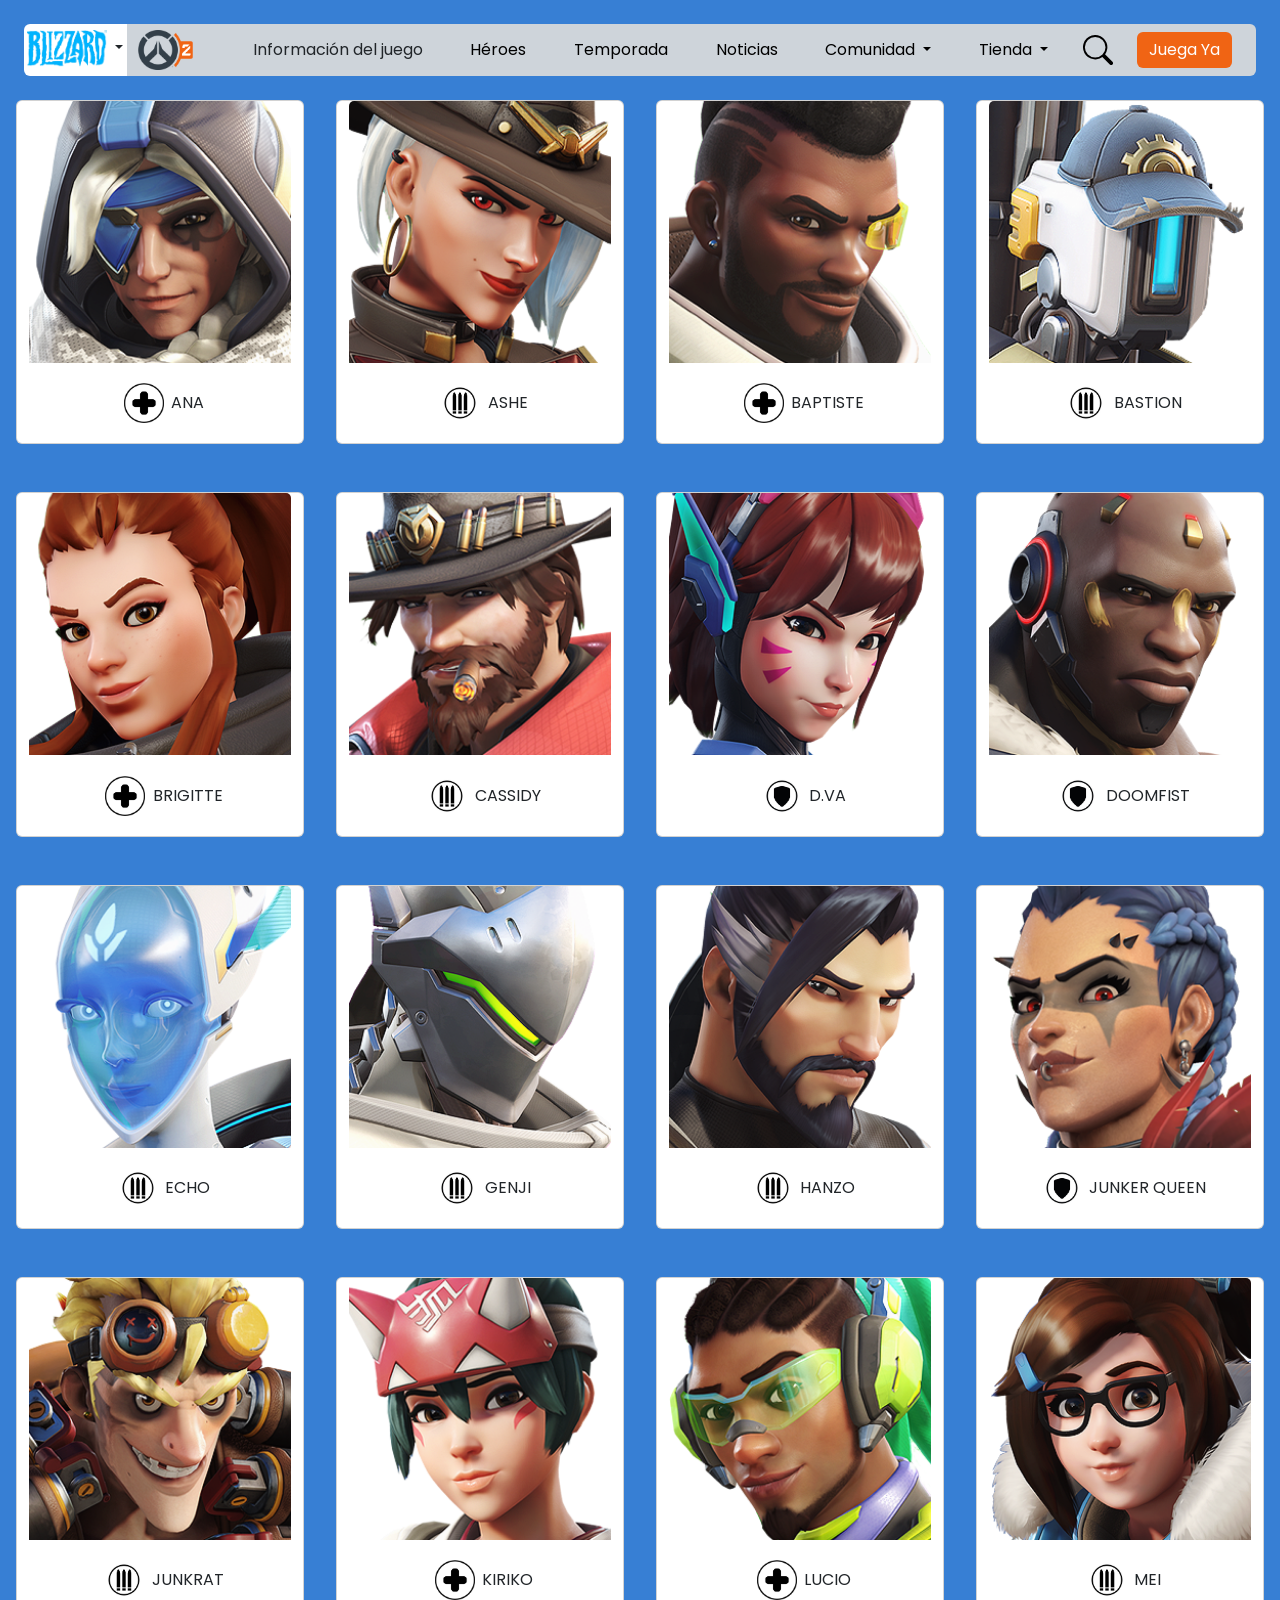
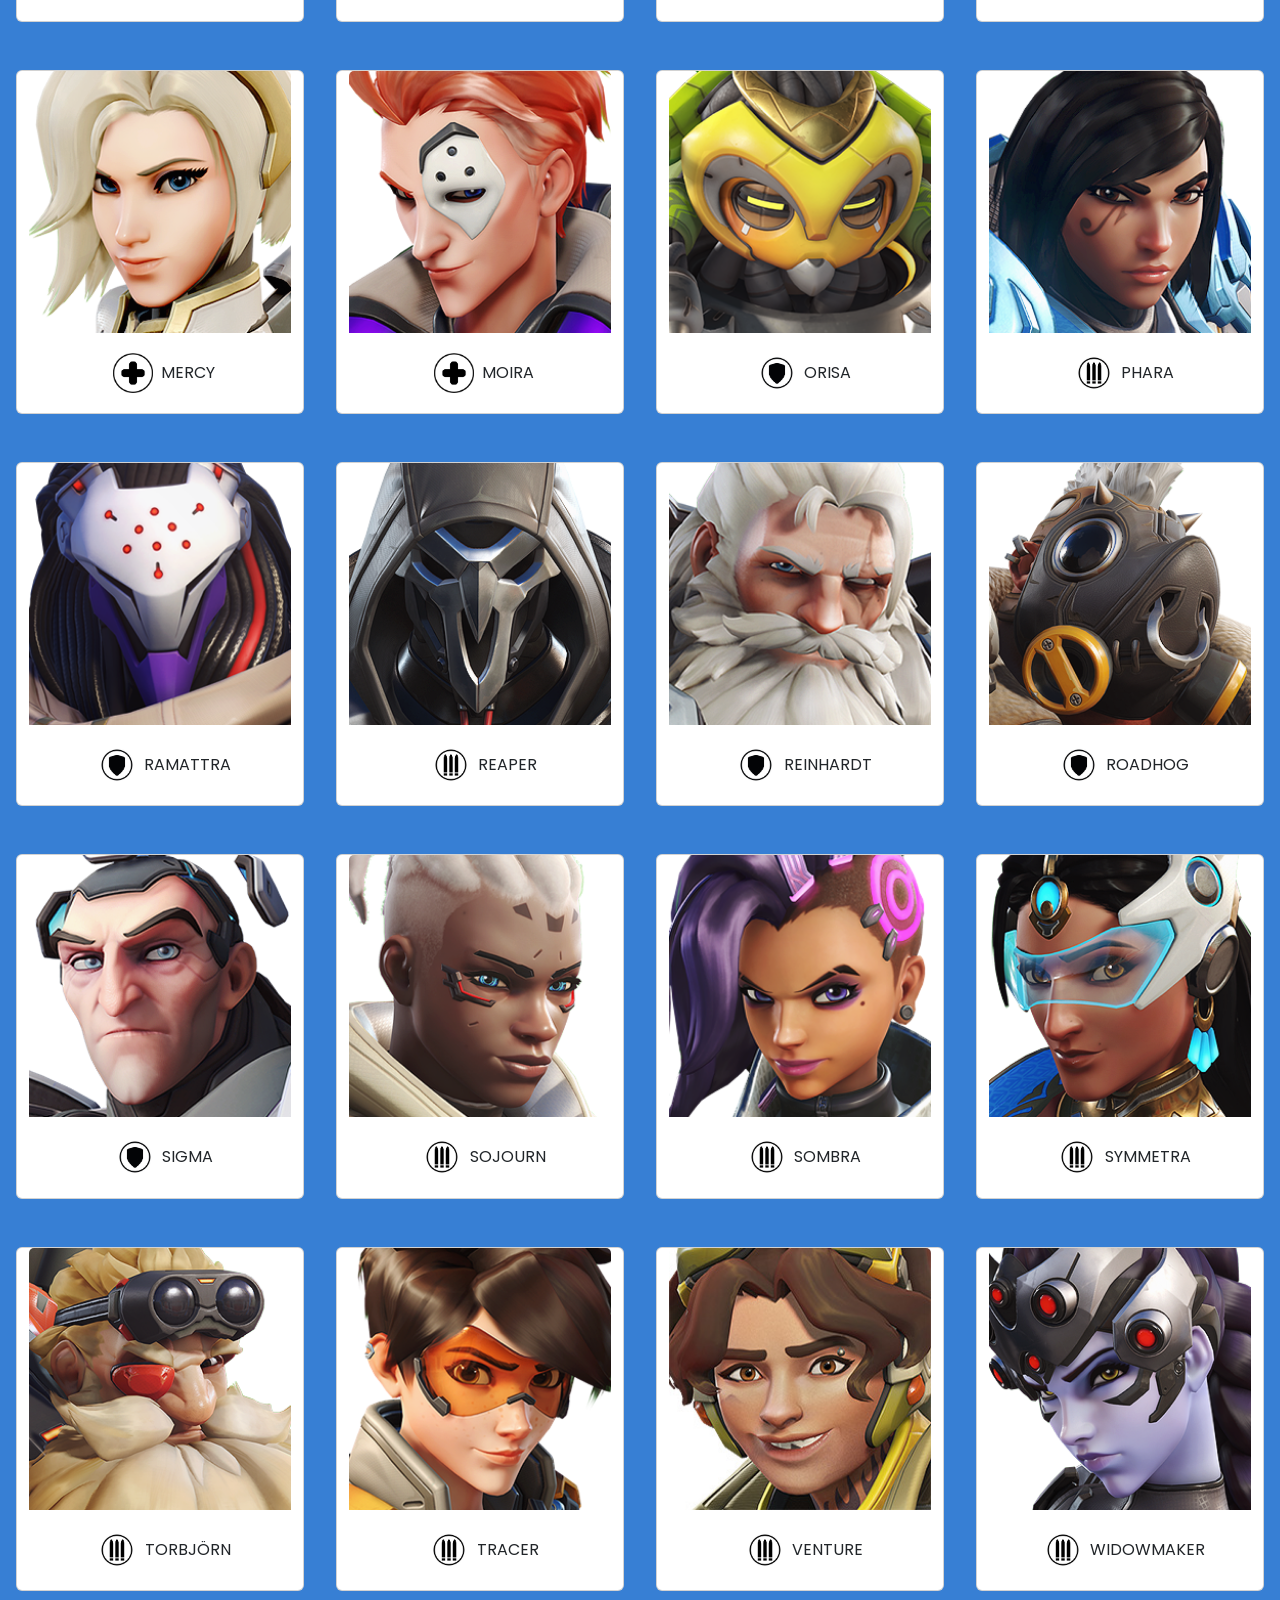
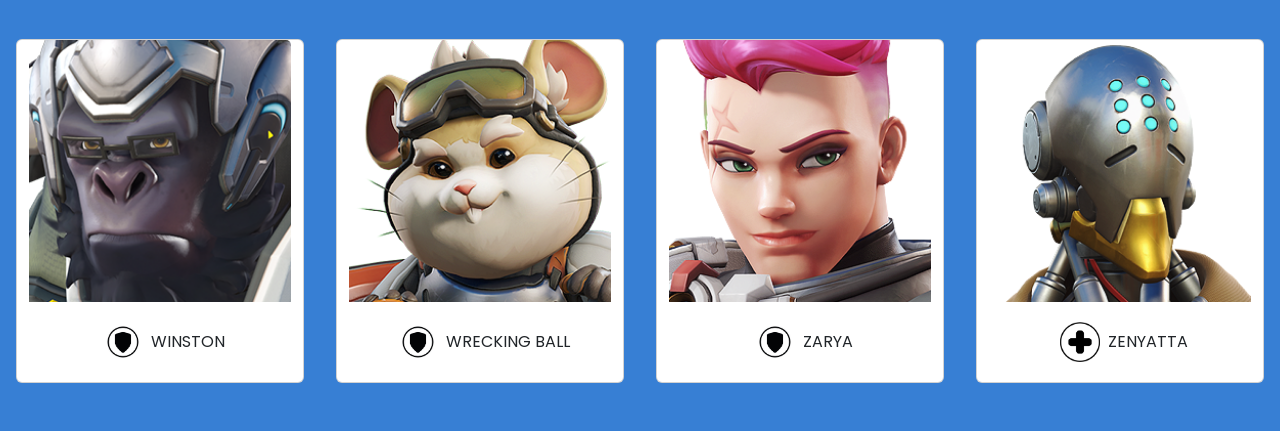
<file: heroes.html>
<!DOCTYPE html>
<html lang="es">
  <head>
    <meta charset="UTF-8" />
    <meta name="viewport" content="width=device-width, initial-scale=1.0" />
    <title>
      Proyecto BootStrap - Página Héroes - Álvaro Lebrón Guerra
    </title>
    <link rel="stylesheet" href="src/css/bootstrap.css" />
    <link rel="stylesheet" href="src/heroes.css" />
    <link
      rel="icon"
      href="Media/Overwatch_2_logo.svg(1).png"
      type="image/png"
      sizes="16x16"
    />
    <link rel="preconnect" href="https://fonts.googleapis.com" />
    <link rel="preconnect" href="https://fonts.gstatic.com" crossorigin />
    <link rel="preconnect" href="https://fonts.googleapis.com" />
    <link rel="preconnect" href="https://fonts.gstatic.com" crossorigin />
    <link
      href="https://fonts.googleapis.com/css2?family=Roboto:ital,wght@0,100;0,300;0,400;0,500;0,700;0,900;1,100;1,300;1,400;1,500;1,700;1,900&display=swap"
      rel="stylesheet"
    />
    <style>
      @import url("https://fonts.googleapis.com/css2?family=Poppins:ital,wght@0,500;0,700;1,700&display=swap");
    </style>
  </head>
  <body>
    <div class="container-fluid"> 
      <div class="menu m-4 rounded sticky-top">
        <header>
          <div class="row">
            <div
              class=" logo d-none col-lg-1 d-lg-flex justify-content-center bg-white rounded-start-2"
            >
              <div class="dropdown d-inline-block">
                <a
                  class="btn dropdown-toggle border-0"
                  href="#"
                  role="button"
                  data-bs-toggle="dropdown"
                  aria-expanded="false"
                >
                  <img
                    src="Media/Blizzard_Logo.png"
                    alt="Logo Blizzard"
                    class="logo1"
                  />
                </a>
                <ul class="dropdown-menu">
                  <li>
                    <a class="dropdown-item" href="https://www.blizzard.com/"
                      >Visita Blizzard.com</a
                    >
                  </li>
                  <li>
                    <a class="dropdown-item" href="https://www.blizzard.com/games"
                      >Todos los juegos</a
                    >
                  </li>
                </ul>
              </div>
            </div>
            <div
              class="nav col-12 col-lg-11 d-lg-flex justify-content-around align-items-center bg-dark-subtle rounded-end-2"
            >
              <div class="canva d-block justify-content-start d-lg-none">
                <button class="btn btn-secondary" type="button" data-bs-toggle="offcanvas" data-bs-target="#offcanvasWithBothOptions" aria-controls="offcanvasWithBothOptions"><svg xmlns="http://www.w3.org/2000/svg" width="25" height="25" fill="currentColor" class="bi bi-list" viewBox="0 0 16 16">
                  <path fill-rule="evenodd" d="M2.5 12a.5.5 0 0 1 .5-.5h10a.5.5 0 0 1 0 1H3a.5.5 0 0 1-.5-.5m0-4a.5.5 0 0 1 .5-.5h10a.5.5 0 0 1 0 1H3a.5.5 0 0 1-.5-.5m0-4a.5.5 0 0 1 .5-.5h10a.5.5 0 0 1 0 1H3a.5.5 0 0 1-.5-.5"/>
                </svg></button>

              <div class="canvabg offcanvas offcanvas-start" data-bs-scroll="true" tabindex="-1" id="offcanvasWithBothOptions" aria-labelledby="offcanvasWithBothOptionsLabel">
                <div class="offcanvas-header">
                  <button type="button" class="btn-close" data-bs-dismiss="offcanvas" aria-label="Close"></button>
                </div>
              <div class="offcanvas-header d-flex align-items-center justify-content-center">
                <a href="http://www.blizzard.com/"><img src="Media/Blizzard_Logo.png" alt="" width="100"></a>
              </div>
              <div class="offcanvas-header d-flex align-items-center justify-content-center">
                <a href="index.php"><img src="Media/ow_logo_breakpoint.avif" alt="" width="400"></a>
              </div>
              <div class="offcanvas-body">
                <div class="accordion" id="accordionPanelsStayOpen1">
                  <div class="accordion-item">
                    <h2 class="accordion-header">
                      <button class="accordion-button canvabg border-0 px-0" type="button" data-bs-toggle="collapse" data-bs-target="#panelsStayOpen-collapse1" aria-expanded="true" aria-controls="panelsStayOpen-collapseOne">
                        Información del juego
                      </button>
                    </h2>
                    <div id="panelsStayOpen-collapse1" class="accordion-collapse collapse canvabg">
                      <div class="accordion-body">
                        <div class="canvaenla"><a href="https://overwatch.blizzard.com/start" class="btn btn-link text-black text-decoration-none">Resumen</a></div>
                        <div class="canvaenla"><a href="https://overwatch.blizzard.com/media" class="btn btn-link text-black text-decoration-none">Multimedia</a></div>
                        <div class="canvaenla"><a href="https://overwatch.blizzard.com/news/patch-notes" class="btn btn-link text-black text-decoration-none">Notas del parche</a></div>
                      </div>
                    </div>
                  </div>
                </div>
                <div class="canvaenla"><a href="heroes.html" class="btn btn-link text-black text-decoration-none">Héroes</a></div>
                <div class="canvaenla"><a href="https://overwatch.blizzard.com/season" class="btn btn-link text-black text-decoration-none">Temporada</a></div>
                <div class="canvaenla"><a href="https://overwatch.blizzard.com/news" class="btn btn-link text-black text-decoration-none">Noticias</a></div>
                <!--  -->
                <div class="accordion" id="accordionPanelsStayOpen2">
                  <div class="accordion-item">
                    <h2 class="accordion-header">
                      <button class="accordion-button canvabg border-0 px-0" type="button" data-bs-toggle="collapse" data-bs-target="#panelsStayOpen-collapse2" aria-expanded="true" aria-controls="panelsStayOpen-collapseOne">
                        Comunidad
                      </button>
                    </h2>
                    <div id="panelsStayOpen-collapse2" class="accordion-collapse collapse canvabg">
                      <div class="accordion-body">
                        <div class="canvaenla"><a href="https://eu.forums.blizzard.com/es/overwatch/" class="btn btn-link text-black text-decoration-none">Foros</a></div>
                        <div class="canvaenla"><a href="https://overwatch.blizzard.com/search" class="btn btn-link text-black text-decoration-none">Perfiles de jugadores</a></div>
                        <div class="canvaenla"><a href="#" class="btn btn-link text-black text-decoration-none disabled">ESPORTS</a></div>
                        <div class="canvaenla"><a href="https://esports.overwatch.com/en-us/news/2024-owcs-emea-na-competitive-details" class="btn btn-link text-black text-decoration-none">Esports de Overwatch 2024 </a></div>
                      </div>
                    </div>
                  </div>
                </div>
                <!--  -->
                <div class="accordion" id="accordionPanelsStayOpen3">
                  <div class="accordion-item">
                    <h2 class="accordion-header">
                      <button class="accordion-button canvabg border-0 px-0" type="button" data-bs-toggle="collapse" data-bs-target="#panelsStayOpen-collapse3" aria-expanded="true" aria-controls="panelsStayOpen-collapseOne">
                        Tienda
                      </button>
                    </h2>
                    <div id="panelsStayOpen-collapse3" class="accordion-collapse collapse canvabg">
                      <div class="accordion-body">
                        <div class="canvaenla"><a href="https://gear.blizzard.com/collections/overwatch" class="btn btn-link text-black text-decoration-none">Tienda<svg
                          xmlns="http://www.w3.org/2000/svg"
                          width="13"
                          height="13"
                          fill="currentColor"
                          class="bi bi-arrow-up-right"
                          viewBox="0 0 16 16"
                        >
                          <path
                            fill-rule="evenodd"
                            d="M14 2.5a.5.5 0 0 0-.5-.5h-6a.5.5 0 0 0 0 1h4.793L2.146 13.146a.5.5 0 0 0 .708.708L13 3.707V8.5a.5.5 0 0 0 1 0z"
                          />
                        </svg></a></div>
                      </div>
                    </div>
                  </div>
                </div>
                <!--  -->
                <a class="juega2 btn mt-4 border-0 text-white py-3" href="https://download.battle.net/es-es?product=ow&blzcmp=ow_gamesite" role="button">Juega Ya</a>
              </div>
            </div>
              </div>
              <div class="logo_OW d-none d-lg-flex">
                <a href="index.php">
                  <img
                    src="Media/Overwatch_2_logo.svg(1).png"
                    alt="Logo Overwatch"
                    width="55px"
                  />
                                </div>
                </a>
              <div class="dropdown-center align-items-center">
                <button
                  class="fondo btn d-none d-lg-block bg-transparent text-dark border-0"
                  type="button"
                  data-bs-toggle="dropdown"
                  aria-expanded="false"
                >
                  Información del juego
                </button>
                <ul class="dropdown-menu">
                  <li><a class="dropdown-item" href="#">Resumen</a></li>
                  <li>
                    <a
                      class="dropdown-item"
                      href="https://overwatch.blizzard.com/media"
                      >Multimedia</a
                    >
                  </li>
                  <li>
                    <a
                      class="dropdown-item"
                      href="https://overwatch.blizzard.com/news/patch-notes"
                      >Notas del parche</a
                    >
                  </li>
                </ul>
              </div>
              <a
                class="fondo btn d-none d-lg-block bg-transparent text-black border-0"
                href="heroes.html"
                role="button"
                >Héroes</a
              >
              <a
                class="fondo btn d-none d-lg-block bg-transparent text-black border-0"
                href="https://overwatch.blizzard.com/es-es/season/"
                role="button"
                >Temporada</a
              >
              <a
                class="fondo btn d-none d-lg-block bg-transparent text-black border-0"
                href="https://overwatch.blizzard.com/es-es/news/"
                role="button"
                >Noticias</a
              >
              <div class="dropdown-center">
                <button
                  class="fondo btn d-none d-lg-block dropdown-toggle bg-transparent text-black border-0"
                  type="button"
                  data-bs-toggle="dropdown"
                  aria-expanded="false"
                >
                  Comunidad
                </button>
                <ul class="dropdown-menu">
                  <li>
                    <a
                      class="dropdown-item"
                      href="https://eu.forums.blizzard.com/es/overwatch/"
                      >Foros</a
                    >
                  </li>
                  <li>
                    <a
                      class="dropdown-item"
                      href="https://overwatch.blizzard.com/search"
                      >perfiles de jugadores</a
                    >
                  </li>
                  <li><a class="dropdown-item disabled" href="#">ESPORTS</a></li>
                  <li>
                    <a
                      class="dropdown-item"
                      href="https://esports.overwatch.com/en-us/news/2024-owcs-emea-na-competitive-details"
                      >Esports de Overwatch 2024</a
                    >
                  </li>
                </ul>
              </div>
              <div class="dropdown-center">
                <button
                  class="fondo btn d-none d-lg-block dropdown-toggle bg-transparent text-black border-0"
                  type="button"
                  data-bs-toggle="dropdown"
                  aria-expanded="false"
                >
                  Tienda
                </button>
                <ul class=" dropdown-menu">
                  <li>
                    <a
                      class="dropdown-item"
                      href="https://gear.blizzard.com/collections/overwatch"
                      >Tienda
                      <svg
                        xmlns="http://www.w3.org/2000/svg"
                        width="13"
                        height="13"
                        fill="currentColor"
                        class="bi bi-arrow-up-right"
                        viewBox="0 0 16 16"
                      >
                        <path
                          fill-rule="evenodd"
                          d="M14 2.5a.5.5 0 0 0-.5-.5h-6a.5.5 0 0 0 0 1h4.793L2.146 13.146a.5.5 0 0 0 .708.708L13 3.707V8.5a.5.5 0 0 0 1 0z"
                        />
                      </svg>
                    </a>
                  </li>
                </ul>
              </div>
              <a href="https://overwatch.blizzard.com/es-es/search/">
                <svg
                  xmlns="http://www.w3.org/2000/svg"
                  width="30"
                  height="30"
                  fill="currentColor"
                  class="bi bi-search text-black d-none d-lg-block"
                  viewBox="0 0 16 16"
                >
                  <path
                    d="M11.742 10.344a6.5 6.5 0 1 0-1.397 1.398h-.001q.044.06.098.115l3.85 3.85a1 1 0 0 0 1.415-1.414l-3.85-3.85a1 1 0 0 0-.115-.1zM12 6.5a5.5 5.5 0 1 1-11 0 5.5 5.5 0 0 1 11 0"
                  />
                </svg>
              </a>
              <a class="juega btn mt-2 mb-2 d-lg-flex border-0 text-white" href="https://download.battle.net/es-es?product=ow&blzcmp=ow_gamesite" role="button">Juega Ya</a>
            </div>
          </div>
                </div>
        </header>
      <main class="d-flex row justify-content-around">
          <div class="card mb-5" style="width: 18rem;">
            <a href="https://overwatch.blizzard.com/heroes/ana"><img src="Media/ana.jpg" class="card-img-top" alt="..."></a>
            <div class="card-body">
              <div class="texto_tarjeta d-flex justify-content-center align-items-center">
                <span class="bdg badge"><img src="Media/healer.png" alt=""></span>
                <span class="align-items-center">ANA</span>
               </div>
            </div>
          </div>
          <div class="card mb-5" style="width: 18rem;">
            <a href="https://overwatch.blizzard.com/heroes/ashe"><img src="Media/ashe.jpg" class="card-img-top" alt="..."></a>
            <div class="card-body">
              <div class="texto_tarjeta d-flex justify-content-center align-items-center">
                <span class="bdg badge"><img src="Media/dps.png" alt=""></span>
                <span class="align-items-center">ASHE</span>
               </div>
            </div>
          </div>
          <div class="card mb-5" style="width: 18rem;">
            <a href="https://overwatch.blizzard.com/heroes/baptiste"><img src="Media/Baptiste.jpg" class="card-img-top" alt="..."></a>
            <div class="card-body">
              <div class="texto_tarjeta d-flex justify-content-center align-items-center">
                <span class="bdg badge"><img src="Media/healer.png" alt=""></span>
                <span class="align-items-center">BAPTISTE</span>
               </div>
            </div>
          </div>
          <div class="card mb-5" style="width: 18rem;">
            <a href="https://overwatch.blizzard.com/heroes/bastion"><img src="Media/bastion.jpg" class="card-img-top" alt="..."></a>
            <div class="card-body">
              <div class="texto_tarjeta d-flex justify-content-center align-items-center">
                <span class="bdg badge"><img src="Media/dps.png" alt=""></span>
                <span class="align-items-center">BASTION</span>
               </div>
            </div>
          </div>
          <div class="card mb-5" style="width: 18rem;">
            <a href="https://overwatch.blizzard.com/heroes/brigitte"><img src="Media/brigitte.jpg" class="card-img-top" alt="..."></a>
            <div class="card-body">
              <div class="texto_tarjeta d-flex justify-content-center align-items-center">
                <span class="bdg badge"><img src="Media/healer.png" alt=""></span>
                <span class="align-items-center">BRIGITTE</span>
               </div>
            </div>
          </div>
          <div class="card mb-5" style="width: 18rem;">
            <a href="https://overwatch.blizzard.com/heroes/cassidy"><img src="Media/cassidy.jpg" class="card-img-top" alt="..."></a>
            <div class="card-body">
              <div class="texto_tarjeta d-flex justify-content-center align-items-center">
                <span class="bdg badge"><img src="Media/dps.png" alt=""></span>
                <span class="align-items-center">CASSIDY</span>
               </div>
            </div>
          </div>
          <div class="card mb-5" style="width: 18rem;">
            <a href="https://overwatch.blizzard.com/heroes/dva"><img src="Media/d.va.jpg" class="card-img-top" alt="..."></a>
            <div class="card-body">
              <div class="texto_tarjeta d-flex justify-content-center align-items-center">
                <span class="bdg badge"><img src="Media/tank.png" alt=""></span>
                <span class="align-items-center">D.VA</span>
               </div>
            </div>
          </div>
          <div class="card mb-5" style="width: 18rem;">
            <a href="https://overwatch.blizzard.com/heroes/doomfist"><img src="Media/doomfist.jpg" class="card-img-top" alt="..."></a>
            <div class="card-body">
              <div class="texto_tarjeta d-flex justify-content-center align-items-center">
                <span class="bdg badge"><img src="Media/tank.png" alt=""></span>
                <span class="align-items-center">DOOMFIST</span>
               </div>
            </div>
          </div>
          <div class="card mb-5" style="width: 18rem;">
            <a href="https://overwatch.blizzard.com/heroes/echo"><img src="Media/echo.jpg" class="card-img-top" alt="..."></a>
            <div class="card-body">
              <div class="texto_tarjeta d-flex justify-content-center align-items-center">
                <span class="bdg badge"><img src="Media/dps.png" alt=""></span>
                <span class="align-items-center">ECHO</span>
               </div>
            </div>
          </div>
          <div class="card mb-5" style="width: 18rem;">
            <a href="https://overwatch.blizzard.com/heroes/genji"><img src="Media/genji.jpg" class="card-img-top" alt="..."></a>
            <div class="card-body">
              <div class="texto_tarjeta d-flex justify-content-center align-items-center">
                <span class="bdg badge"><img src="Media/dps.png" alt=""></span>
                <span class="align-items-center">GENJI</span>
               </div>
            </div>
          </div>
          <div class="card mb-5" style="width: 18rem;">
            <a href="https://overwatch.blizzard.com/heroes/hanzo"><img src="Media/hanzo.jpg" class="card-img-top" alt="..."></a>
            <div class="card-body">
              <div class="texto_tarjeta d-flex justify-content-center align-items-center">
                <span class="bdg badge"><img src="Media/dps.png" alt=""></span>
                <span class="align-items-center">HANZO</span>
               </div>
            </div>
          </div>
          <div class="card mb-5" style="width: 18rem;">
            <a href="https://overwatch.blizzard.com/heroes/junker-queen"><img src="Media/junker_queen.jpg" class="card-img-top" alt="..."></a>
            <div class="card-body">
              <div class="texto_tarjeta d-flex justify-content-center align-items-center">
                <span class="bdg badge"><img src="Media/tank.png" alt=""></span>
                <span class="align-items-center">JUNKER QUEEN</span>
               </div>
            </div>
          </div>
          <div class="card mb-5" style="width: 18rem;">
            <a href="https://overwatch.blizzard.com/heroes/junkrat"><img src="Media/junkrat.jpg" class="card-img-top" alt="..."></a>
            <div class="card-body">
              <div class="texto_tarjeta d-flex justify-content-center align-items-center">
                <span class="bdg badge"><img src="Media/dps.png" alt=""></span>
                <span class="align-items-center">JUNKRAT</span>
               </div>
            </div>
          </div>
          <div class="card mb-5" style="width: 18rem;">
            <a href="https://overwatch.blizzard.com/heroes/kiriko"><img src="Media/kiriko.jpg" class="card-img-top" alt="..."></a>
            <div class="card-body">
              <div class="texto_tarjeta d-flex justify-content-center align-items-center">
                <span class="bdg badge"><img src="Media/healer.png" alt=""></span>
                <span class="align-items-center">KIRIKO</span>
               </div>
            </div>
          </div>
          <div class="card mb-5" style="width: 18rem;">
            <a href="https://overwatch.blizzard.com/heroes/lucio"><img src="Media/lucio.jpg" class="card-img-top" alt="..."></a>
            <div class="card-body">
              <div class="texto_tarjeta d-flex justify-content-center align-items-center">
                <span class="bdg badge"><img src="Media/healer.png" alt=""></span>
                <span class="align-items-center">LUCIO</span>
               </div>
            </div>
          </div>
          <div class="card mb-5" style="width: 18rem;">
            <a href="https://overwatch.blizzard.com/heroes/mei"><img src="Media/mei.jpg" class="card-img-top" alt="..."></a>
            <div class="card-body">
              <div class="texto_tarjeta d-flex justify-content-center align-items-center">
                <span class="bdg badge"><img src="Media/dps.png" alt=""></span>
                <span class="align-items-center">MEI</span>
               </div>
            </div>
          </div>
          <div class="card mb-5" style="width: 18rem;">
            <a href="https://overwatch.blizzard.com/heroes/mercy"><img src="Media/mercy.jpg" class="card-img-top" alt="..."></a>
            <div class="card-body">
              <div class="texto_tarjeta d-flex justify-content-center align-items-center">
                <span class="bdg badge"><img src="Media/healer.png" alt=""></span>
                <span class="align-items-center">MERCY</span>
               </div>
            </div>
          </div>
          <div class="card mb-5" style="width: 18rem;">
            <a href="https://overwatch.blizzard.com/heroes/moira"><img src="Media/moira.jpg" class="card-img-top" alt="..."></a>
            <div class="card-body">
              <div class="texto_tarjeta d-flex justify-content-center align-items-center">
                <span class="bdg badge"><img src="Media/healer.png" alt=""></span>
                <span class="align-items-center">MOIRA</span>
               </div>
            </div>
          </div>
          <div class="card mb-5" style="width: 18rem;">
            <a href="https://overwatch.blizzard.com/heroes/orisa"><img src="Media/orisa.jpg" class="card-img-top" alt="..."></a>
            <div class="card-body">
              <div class="texto_tarjeta d-flex justify-content-center align-items-center">
                <span class="bdg badge"><img src="Media/tank.png" alt=""></span>
                <span class="align-items-center">ORISA</span>
               </div>
            </div>
          </div>
          <div class="card mb-5" style="width: 18rem;">
            <a href="https://overwatch.blizzard.com/heroes/pharah"><img src="Media/pharah.jpg" class="card-img-top" alt="..."></a>
            <div class="card-body">
              <div class="texto_tarjeta d-flex justify-content-center align-items-center">
                <span class="bdg badge"><img src="Media/dps.png" alt=""></span>
                <span class="align-items-center">PHARA</span>
               </div>
            </div>
          </div>
          <div class="card mb-5" style="width: 18rem;">
            <a href="https://overwatch.blizzard.com/heroes/ramattra"><img src="Media/ramattra.jpg" class="card-img-top" alt="..."></a>
            <div class="card-body">
              <div class="texto_tarjeta d-flex justify-content-center align-items-center">
                <span class="bdg badge"><img src="Media/tank.png" alt=""></span>
                <span class="align-items-center">RAMATTRA</span>
               </div>
            </div>
          </div>
          <div class="card mb-5" style="width: 18rem;">
            <a href="https://overwatch.blizzard.com/heroes/reaper"><img src="Media/reaper.jpg" class="card-img-top" alt="..."></a>
            <div class="card-body">
              <div class="texto_tarjeta d-flex justify-content-center align-items-center">
                <span class="bdg badge"><img src="Media/dps.png" alt=""></span>
                <span class="align-items-center">REAPER</span>
               </div>
            </div>
          </div>
          <div class="card mb-5" style="width: 18rem;">
            <a href="https://overwatch.blizzard.com/heroes/reinhardt"><img src="Media/reinhardt.jpg" class="card-img-top" alt="..."></a>
            <div class="card-body">
              <div class="texto_tarjeta d-flex justify-content-center align-items-center">
                <span class="bdg badge"><img src="Media/tank.png" alt=""></span>
                <span class="align-items-center">REINHARDT</span>
               </div>
            </div>
          </div>
          <div class="card mb-5" style="width: 18rem;">
            <a href="https://overwatch.blizzard.com/heroes/roadhog"><img src="Media/roadhog.jpg" class="card-img-top" alt="..."></a>
            <div class="card-body">
              <div class="texto_tarjeta d-flex justify-content-center align-items-center">
                <span class="bdg badge"><img src="Media/tank.png" alt=""></span>
                <span class="align-items-center">ROADHOG</span>
               </div>
            </div>
          </div>
          <div class="card mb-5" style="width: 18rem;">
            <a href="https://overwatch.blizzard.com/heroes/sigma"><img src="Media/sigma.jpg" class="card-img-top" alt="..."></a>
            <div class="card-body">
              <div class="texto_tarjeta d-flex justify-content-center align-items-center">
                <span class="bdg badge"><img src="Media/tank.png" alt=""></span>
                <span class="align-items-center">SIGMA</span>
               </div>
            </div>
          </div>
          <div class="card mb-5" style="width: 18rem;">
            <a href="https://overwatch.blizzard.com/heroes/sojourn"><img src="Media/sojourn.jpg" class="card-img-top" alt="..."></a>
            <div class="card-body">
              <div class="texto_tarjeta d-flex justify-content-center align-items-center">
                <span class="bdg badge"><img src="Media/dps.png" alt=""></span>
                <span class="align-items-center">SOJOURN</span>
               </div>
            </div>
          </div>
          <div class="card mb-5" style="width: 18rem;">
            <a href="https://overwatch.blizzard.com/heroes/sombra"><img src="Media/sombra.jpg" class="card-img-top" alt="..."></a>
            <div class="card-body">
              <div class="texto_tarjeta d-flex justify-content-center align-items-center">
                <span class="bdg badge"><img src="Media/dps.png" alt=""></span>
                <span class="align-items-center">SOMBRA</span>
               </div>
            </div>
          </div>
          <div class="card mb-5" style="width: 18rem;">
            <a href="https://overwatch.blizzard.com/heroes/symmetra"><img src="Media/symmetra.jpg" class="card-img-top" alt="..."></a>
            <div class="card-body">
              <div class="texto_tarjeta d-flex justify-content-center align-items-center">
                <span class="bdg badge"><img src="Media/dps.png" alt=""></span>
                <span class="align-items-center">SYMMETRA</span>
               </div>
            </div>
          </div>
          <div class="card mb-5" style="width: 18rem;">
            <a href="https://overwatch.blizzard.com/heroes/torbjorn"><img src="Media/torbjorn.jpg" class="card-img-top" alt="..."></a>
            <div class="card-body">
              <div class="texto_tarjeta d-flex justify-content-center align-items-center">
                <span class="bdg badge"><img src="Media/dps.png" alt=""></span>
                <span class="align-items-center">TORBJÖRN</span>
               </div>
            </div>
          </div>
          <div class="card mb-5" style="width: 18rem;">
            <a href="https://overwatch.blizzard.com/heroes/tracer"><img src="Media/tracer.jpg" class="card-img-top" alt="..."></a>
            <div class="card-body">
              <div class="texto_tarjeta d-flex justify-content-center align-items-center">
                <span class="bdg badge"><img src="Media/dps.png" alt=""></span>
                <span class="align-items-center">TRACER</span>
               </div>
            </div>
          </div>
          <div class="card mb-5" style="width: 18rem;">
            <a href="https://overwatch.blizzard.com/heroes/venture"><img src="Media/venture.jpg" class="card-img-top" alt="..."></a>
            <div class="card-body">
              <div class="texto_tarjeta d-flex justify-content-center align-items-center">
                <span class="bdg badge"><img src="Media/dps.png" alt=""></span>
                <span class="align-items-center">VENTURE</span>
               </div>
            </div>
          </div>
          <div class="card mb-5" style="width: 18rem;">
            <a href="https://overwatch.blizzard.com/heroes/widowmaker"><img src="Media/widowmaker.jpg" class="card-img-top" alt="..."></a>
            <div class="card-body">
              <div class="texto_tarjeta d-flex justify-content-center align-items-center">
                <span class="bdg badge"><img src="Media/dps.png" alt=""></span>
                <span class="align-items-center">WIDOWMAKER</span>
               </div>
            </div>
          </div>
          <div class="card mb-5" style="width: 18rem;">
            <a href="https://overwatch.blizzard.com/heroes/winston"><img src="Media/winston.jpg" class="card-img-top" alt="..."></a>
            <div class="card-body">
              <div class="texto_tarjeta d-flex justify-content-center align-items-center">
                <span class="bdg badge"><img src="Media/tank.png" alt=""></span>
                <span class="align-items-center">WINSTON</span>
               </div>
            </div>
          </div>
          <div class="card mb-5" style="width: 18rem;">
            <a href="https://overwatch.blizzard.com/heroes/wrecking-ball"><img src="Media/wrecking_ball.jpg" class="card-img-top" alt="..."></a>
            <div class="card-body">
              <div class="texto_tarjeta d-flex justify-content-center align-items-center">
                <span class="bdg badge"><img src="Media/tank.png" alt=""></span>
                <span class="align-items-center">WRECKING BALL</span>
               </div>
            </div>
          </div>
          <div class="card mb-5" style="width: 18rem;">
            <a href="https://overwatch.blizzard.com/heroes/zarya"><img src="Media/zarya.jpg" class="card-img-top" alt="..."></a>
            <div class="card-body">
              <div class="texto_tarjeta d-flex justify-content-center align-items-center">
                <span class="bdg badge"><img src="Media/tank.png" alt=""></span>
                <span class="align-items-center">ZARYA</span>
               </div>
            </div>
          </div>
          <div class="card mb-5" style="width: 18rem;">
            <a href="https://overwatch.blizzard.com/heroes/zenyatta"><img src="Media/zenyatta.jpg" class="card-img-top" alt="..."></a>
            <div class="card-body">
              <div class="texto_tarjeta d-flex justify-content-center align-items-center">
                <span class="bdg badge"><img src="Media/healer.png" alt=""></span>
                <span class="align-items-center">ZENYATTA</span>
               </div>
            </div>
        </div>
      </main>
      </body>
    </div>
  <script src="src/js/bootstrap.bundle.js"></script>
</html>
</file>
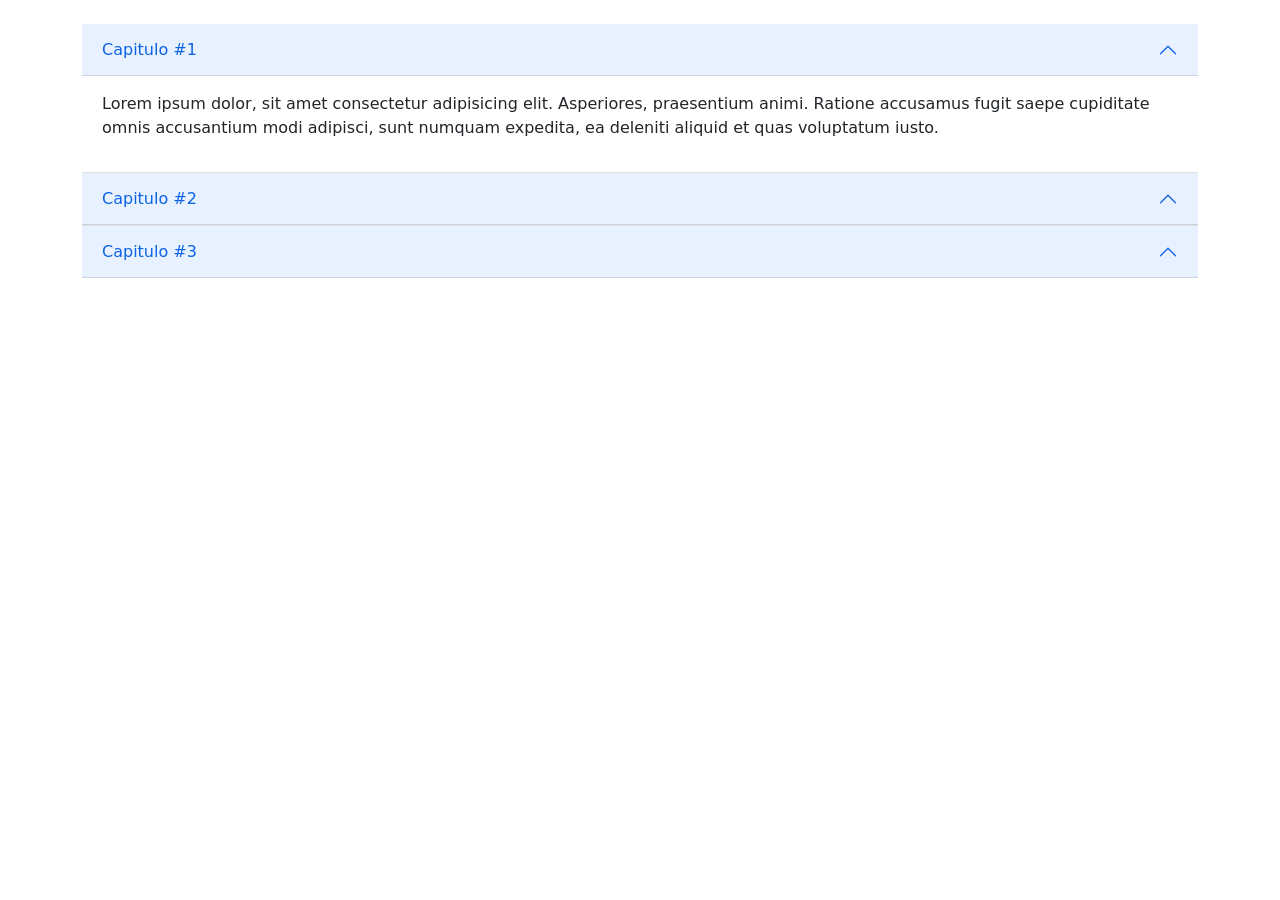
<file: material/acordeon.html>
<!DOCTYPE html>
<html lang="en">
<head>
	<meta charset="UTF-8">
	<meta http-equiv="X-UA-Compatible" content="IE=edge">
	<meta name="viewport" content="width=device-width, initial-scale=1.0">
	<title>Acordeon</title>
	<link rel="stylesheet" href="css/bootstrap.min.css">
</head>
<body>
	<div class="container">
		<div class="row mt-4">
			<div class="col">
				<div class="accordion accordion-flush" id="temario">
					<!-- Elemento #1 -->
					<div class="accordion-item">
						<h2 class="accordion-header" id="encabezado-1">
							<button
								class="accordion-button"
								type="button"
								data-bs-toggle="collapse"
								data-bs-target="#elemento-1"
								aria-expanded="true"
								aria-controles="elemento-1"
							>
								Capitulo #1
							</button>
						</h2>

						<div
							id="elemento-1"
							class="accordion-collapse collapse show"
							aria-labelledby="encabezado-1"
							data-bs-parent="#temario"
						>
							<div class="accordion-body">
								<p>Lorem ipsum dolor, sit amet consectetur adipisicing elit. Asperiores, praesentium animi. Ratione accusamus fugit saepe cupiditate omnis accusantium modi adipisci, sunt numquam expedita, ea deleniti aliquid et quas voluptatum iusto.</p>
							</div>
						</div>
					</div>

					<!-- Elemento #2 -->
					<div class="accordion-item">
						<h2 class="accordion-header" id="encabezado-2">
							<button
								class="accordion-button"
								type="button"
								data-bs-toggle="collapse"
								data-bs-target="#elemento-2"
								aria-expanded="true"
								aria-controles="elemento-2"
							>
								Capitulo #2
							</button>
						</h2>

						<div
							id="elemento-2"
							class="accordion-collapse collapse"
							aria-labelledby="encabezado-2"
							data-bs-parent="#temario"
						>
							<div class="accordion-body">
								<p>Lorem ipsum dolor, sit amet consectetur adipisicing elit. Asperiores, praesentium animi. Ratione accusamus fugit saepe cupiditate omnis accusantium modi adipisci, sunt numquam expedita, ea deleniti aliquid et quas voluptatum iusto.</p>
							</div>
						</div>
					</div>

					<!-- Elemento #3 -->
					<div class="accordion-item">
						<h2 class="accordion-header" id="encabezado-3">
							<button
								class="accordion-button"
								type="button"
								data-bs-toggle="collapse"
								data-bs-target="#elemento-3"
								aria-expanded="true"
								aria-controles="elemento-3"
							>
								Capitulo #3
							</button>
						</h2>

						<div
							id="elemento-3"
							class="accordion-collapse collapse"
							aria-labelledby="encabezado-3"
							data-bs-parent="#temario"
						>
							<div class="accordion-body">
								<p>Lorem ipsum dolor, sit amet consectetur adipisicing elit. Asperiores, praesentium animi. Ratione accusamus fugit saepe cupiditate omnis accusantium modi adipisci, sunt numquam expedita, ea deleniti aliquid et quas voluptatum iusto.</p>
							</div>
						</div>
					</div>
				</div>
			</div>
		</div>
	</div>

	<script src="js/bootstrap.bundle.min.js"></script>
</body>
</html>
</file>
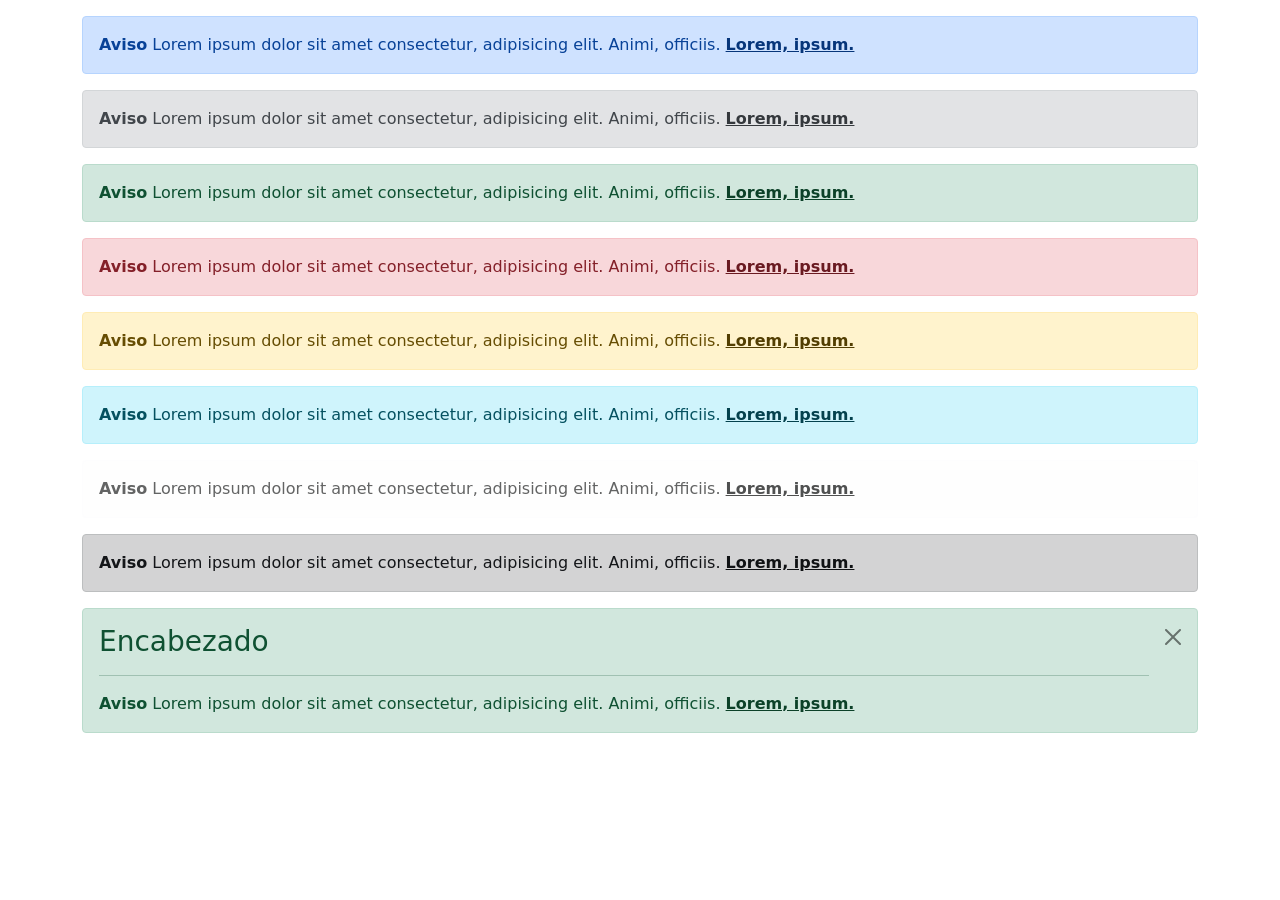
<file: material/alertas.html>
<!DOCTYPE html>
<html lang="en">
<head>
	<meta charset="UTF-8">
	<meta http-equiv="X-UA-Compatible" content="IE=edge">
	<meta name="viewport" content="width=device-width, initial-scale=1.0">
	<title>Alertas</title>
	<link rel="stylesheet" href="css/bootstrap.min.css">
</head>
<body>
	<div class="container">
		<div class="row">
			<div class="col">
				<div class="alert alert-primary mt-3" role="alert">
					<strong>Aviso</strong> Lorem ipsum dolor sit amet consectetur, adipisicing elit. Animi, officiis.
					<a href="#" class="alert-link">Lorem, ipsum.</a>
				</div>

				<div class="alert alert-secondary mt-3" role="alert">
					<strong>Aviso</strong> Lorem ipsum dolor sit amet consectetur, adipisicing elit. Animi, officiis.
					<a href="#" class="alert-link">Lorem, ipsum.</a>
				</div>

				<div class="alert alert-success mt-3" role="alert">
					<strong>Aviso</strong> Lorem ipsum dolor sit amet consectetur, adipisicing elit. Animi, officiis.
					<a href="#" class="alert-link">Lorem, ipsum.</a>
				</div>

				<div class="alert alert-danger mt-3" role="alert">
					<strong>Aviso</strong> Lorem ipsum dolor sit amet consectetur, adipisicing elit. Animi, officiis.
					<a href="#" class="alert-link">Lorem, ipsum.</a>
				</div>

				<div class="alert alert-warning mt-3" role="alert">
					<strong>Aviso</strong> Lorem ipsum dolor sit amet consectetur, adipisicing elit. Animi, officiis.
					<a href="#" class="alert-link">Lorem, ipsum.</a>
				</div>

				<div class="alert alert-info mt-3" role="alert">
					<strong>Aviso</strong> Lorem ipsum dolor sit amet consectetur, adipisicing elit. Animi, officiis.
					<a href="#" class="alert-link">Lorem, ipsum.</a>
				</div>

				<div class="alert alert-light mt-3" role="alert">
					<strong>Aviso</strong> Lorem ipsum dolor sit amet consectetur, adipisicing elit. Animi, officiis.
					<a href="#" class="alert-link">Lorem, ipsum.</a>
				</div>

				<div class="alert alert-dark mt-3" role="alert">
					<strong>Aviso</strong> Lorem ipsum dolor sit amet consectetur, adipisicing elit. Animi, officiis.
					<a href="#" class="alert-link">Lorem, ipsum.</a>
				</div>

				<div class="alert alert-success mt-3 alert-dismissible fade show" role="alert">
					<h3>Encabezado</h3>
					<hr>
					<strong>Aviso</strong> Lorem ipsum dolor sit amet consectetur, adipisicing elit. Animi, officiis.
					<a href="#" class="alert-link">Lorem, ipsum.</a>
					<button type="button" class="btn-close" data-bs-dismiss="alert" aria-label="Cerrar"></button>
				</div>
			</div>
		</div>
	</div>

	<script src="js/bootstrap.bundle.min.js"></script>
</body>
</html>
</file>
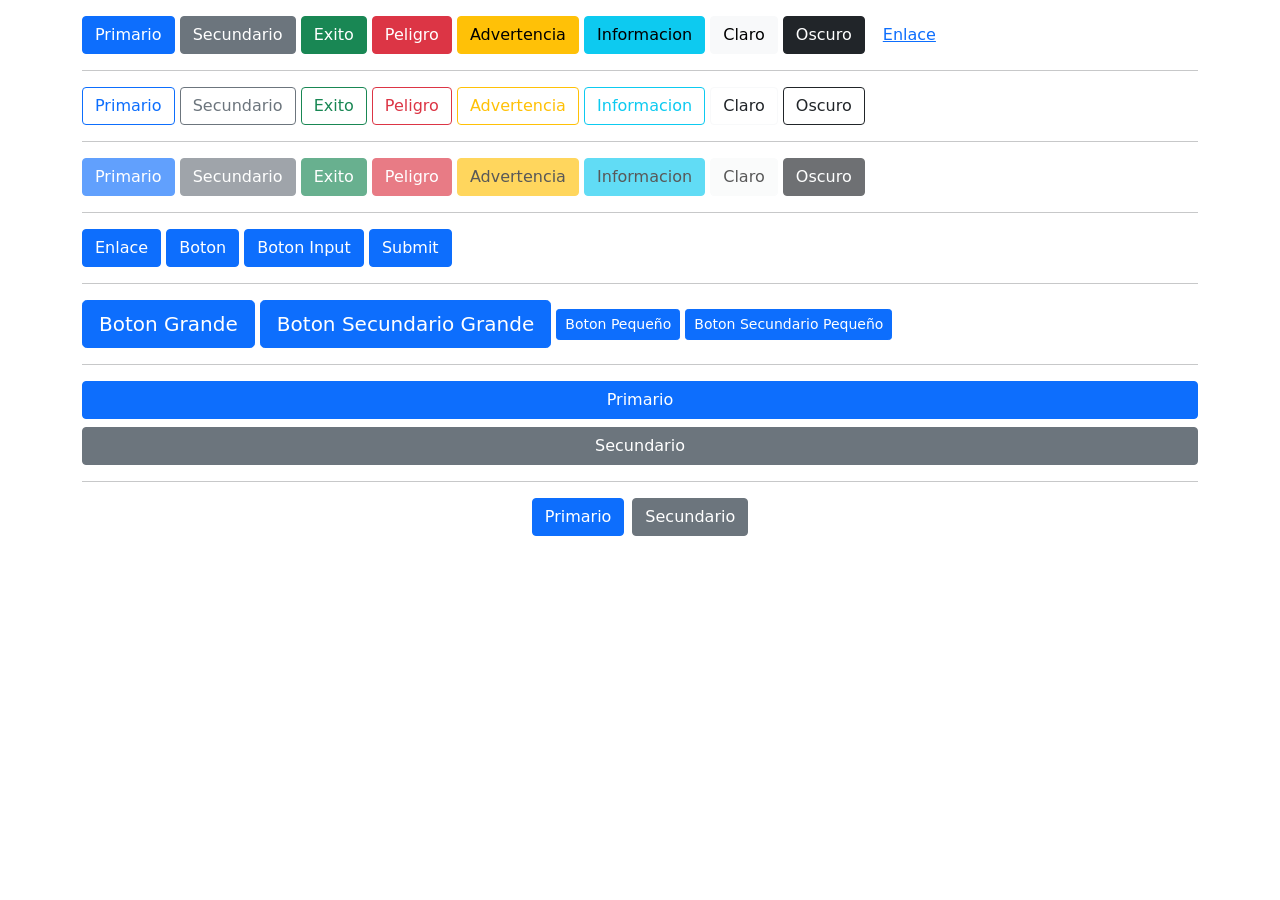
<file: material/botones.html>
<!DOCTYPE html>
<html lang="en">
<head>
	<meta charset="UTF-8">
	<meta http-equiv="X-UA-Compatible" content="IE=edge">
	<meta name="viewport" content="width=device-width, initial-scale=1.0">
	<title>Botones</title>
	<link rel="stylesheet" href="css/bootstrap.min.css">
</head>
<body>
	<div class="container">
		<div class="row mt-3">
			<div class="col-12">
				<button type="button" class="btn btn-primary">Primario</button>
				<button type="button" class="btn btn-secondary">Secundario</button>
				<button type="button" class="btn btn-success">Exito</button>
				<button type="button" class="btn btn-danger">Peligro</button>
				<button type="button" class="btn btn-warning">Advertencia</button>
				<button type="button" class="btn btn-info">Informacion</button>
				<button type="button" class="btn btn-light">Claro</button>
				<button type="button" class="btn btn-dark">Oscuro</button>
				<button type="button" class="btn btn-link">Enlace</button>
			</div>

			<div class="col-12">
				<hr class="mt-3">
				<button type="button" class="btn btn-outline-primary">Primario</button>
				<button type="button" class="btn btn-outline-secondary">Secundario</button>
				<button type="button" class="btn btn-outline-success">Exito</button>
				<button type="button" class="btn btn-outline-danger">Peligro</button>
				<button type="button" class="btn btn-outline-warning">Advertencia</button>
				<button type="button" class="btn btn-outline-info">Informacion</button>
				<button type="button" class="btn btn-outline-light text-dark">Claro</button>
				<button type="button" class="btn btn-outline-dark">Oscuro</button>
			</div>

			<div class="col-12">
				<hr class="mt-3">
				<button type="button" class="btn disabled btn-primary">Primario</button>
				<button type="button" class="btn disabled btn-secondary">Secundario</button>
				<button type="button" class="btn disabled btn-success">Exito</button>
				<button type="button" class="btn disabled btn-danger">Peligro</button>
				<button type="button" class="btn disabled btn-warning">Advertencia</button>
				<button type="button" class="btn disabled btn-info">Informacion</button>
				<button type="button" class="btn disabled btn-light">Claro</button>
				<button type="button" class="btn disabled btn-dark">Oscuro</button>
			</div>

			<div class="col-12">
				<hr class="mt-3">
				<a href="#" class="btn btn-primary">Enlace</a>
				<button class="btn btn-primary" type="button">Boton</button>
				<input type="button" class="btn btn-primary" value="Boton Input">
				<input type="submit" class="btn btn-primary" value="Submit">
			</div>

			<div class="col-12">
				<hr class="mt-3">
				<button class="btn btn-lg btn-primary" type="button">Boton Grande</button>
				<button class="btn btn-lg btn-primary" type="button">Boton Secundario Grande</button>

				<button class="btn btn-sm btn-primary" type="button">Boton Pequeño</button>
				<button class="btn btn-sm btn-primary" type="button">Boton Secundario Pequeño</button>
			</div>

			<div class="col-12">
				<hr class="mt-3">
				<div class="d-grid gap-2 col-12">
					<button class="btn btn-primary" type="button">Primario</button>
					<button class="btn btn-secondary" type="button">Secundario</button>
				</div>
			</div>

			<div class="col-12">
				<hr class="mt-3">
				<div class="d-flex gap-2 justify-content-center">
					<button class="btn btn-primary" type="button">Primario</button>
					<button class="btn btn-secondary" type="button">Secundario</button>
				</div>
			</div>
		</div>
	</div>

	<script src="js/bootstrap.bundle.min.js"></script>
</body>
</html>
</file>
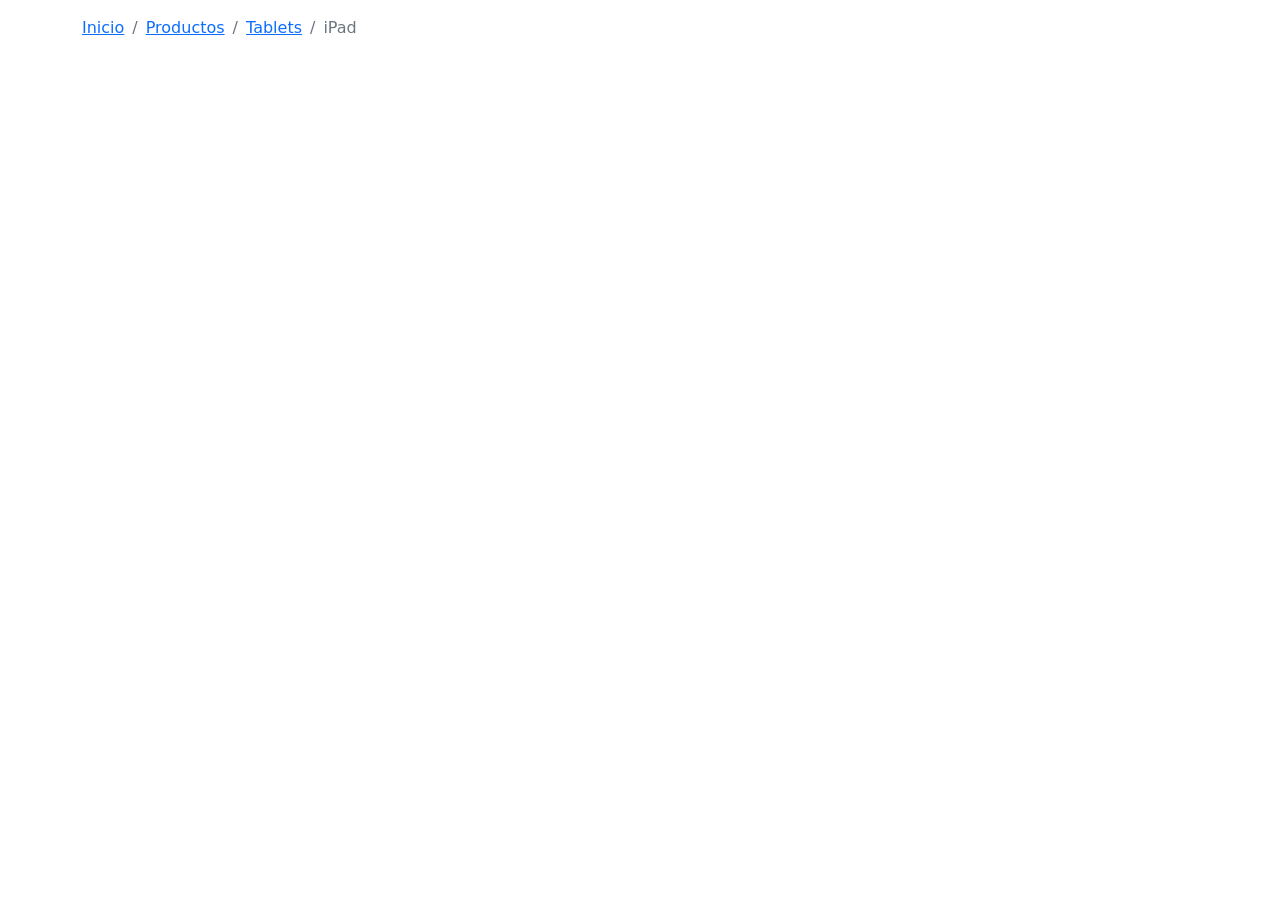
<file: material/breadcrumbs.html>
<!DOCTYPE html>
<html lang="en">
<head>
	<meta charset="UTF-8">
	<meta http-equiv="X-UA-Compatible" content="IE=edge">
	<meta name="viewport" content="width=device-width, initial-scale=1.0">
	<title>Breadcrumbs / Migas de pan</title>
	<link rel="stylesheet" href="css/bootstrap.min.css">
</head>
<body>
	<div class="container">
		<div class="row">
			<div class="col">
				<nav class="breadcrumb mt-3">
					<a href="#" class="breadcrumb-item">Inicio</a>
					<a href="#" class="breadcrumb-item">Productos</a>
					<a href="#" class="breadcrumb-item">Tablets</a>
					<span class="breadcrumb-item active">iPad</span>
				</nav>
			</div>
		</div>
	</div>

	<script src="js/bootstrap.bundle.min.js"></script>
</body>
</html>
</file>
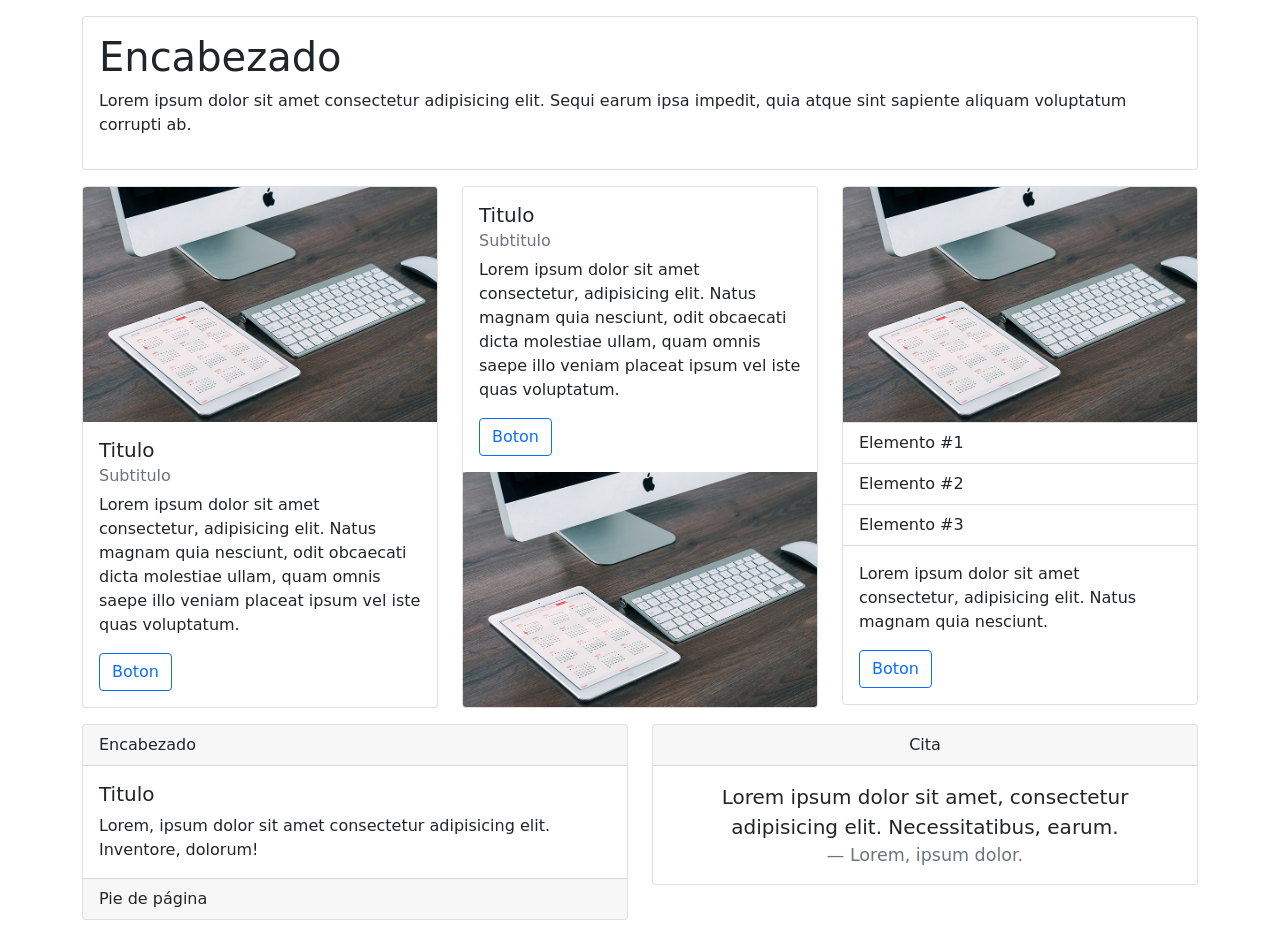
<file: material/cards.html>
<!DOCTYPE html>
<html lang="en">
<head>
	<meta charset="UTF-8">
	<meta http-equiv="X-UA-Compatible" content="IE=edge">
	<meta name="viewport" content="width=device-width, initial-scale=1.0">
	<title>Cards</title>
	<link rel="stylesheet" href="css/bootstrap.min.css">
</head>
<body>
	<div class="container">
		<div class="row mt-3">
			<div class="col">
				<div class="card">
					<div class="card-body">
						<h1>Encabezado</h1>
						<p>Lorem ipsum dolor sit amet consectetur adipisicing elit. Sequi earum ipsa impedit, quia atque sint sapiente aliquam voluptatum corrupti ab.</p>
					</div>
				</div>
			</div>

			<!-- Clases que podemos utilizar
			.card 					Establecemos que trabajaremos con una tarjeta (card)
				.card-body 			Establecemos cual sera el contenedor del contenido
					.card-title 	Establecemos el un texto como titulo de la card
					.card-subtitle 	Establecemos un subtitulo para la card
					.card-text 		Establecemos el texto de la card.
					.card-link  	Establecemos un enlace como boton en la card
				.card-img-top 		Establecemos una imagen para la card en la parte superior
				.card-img-bottom 	Establecemos una imagen para la card en la parte inferior
			-->
		</div>

		<div class="row mt-3">
			<div class="col-4">
				<div class="card">
					<img class="card-img-top" src="img/bg.jpg" alt="">
					<div class="card-body">
						<h5 class="card-title">Titulo</h5>
						<h6 class="card-subtitle text-muted mb-2">Subtitulo</h6>
						<p class="card-text">Lorem ipsum dolor sit amet consectetur, adipisicing elit. Natus magnam quia nesciunt, odit obcaecati dicta molestiae ullam, quam omnis saepe illo veniam placeat ipsum vel iste quas voluptatum.</p>
						<a href="#" class="btn btn-outline-primary">Boton</a>
					</div>
				</div>
			</div>

			<div class="col-4">
				<div class="card">
					<div class="card-body">
						<h5 class="card-title">Titulo</h5>
						<h6 class="card-subtitle text-muted mb-2">Subtitulo</h6>
						<p class="card-text">Lorem ipsum dolor sit amet consectetur, adipisicing elit. Natus magnam quia nesciunt, odit obcaecati dicta molestiae ullam, quam omnis saepe illo veniam placeat ipsum vel iste quas voluptatum.</p>
						<a href="#" class="btn btn-outline-primary">Boton</a>
					</div>
					<img class="card-img-bottom" src="img/bg.jpg" alt="">
				</div>
			</div>

			<div class="col-4">
				<div class="card">
					<img class="card-img-top" src="img/bg.jpg" alt="">
					<ul class="list-group list-group-flush">
						<li class="list-group-item">Elemento #1</li>
						<li class="list-group-item">Elemento #2</li>
						<li class="list-group-item">Elemento #3</li>
					</ul>
					<div class="card-body">
						<p class="card-text">Lorem ipsum dolor sit amet consectetur, adipisicing elit. Natus magnam quia nesciunt.</p>
						<a href="#" class="btn btn-outline-primary">Boton</a>
					</div>
				</div>
			</div>
		</div>

		<div class="row my-3">
			<div class="col-6">
				<div class="card">
					<div class="card-header">Encabezado</div>
					<div class="card-body">
						<h5 class="card-title">Titulo</h5>
						<p class="card-text">Lorem, ipsum dolor sit amet consectetur adipisicing elit. Inventore, dolorum!</p>
					</div>
					<div class="card-footer">Pie de página</div>
				</div>
			</div>

			<div class="col-6">
				<div class="card text-center">
					<div class="card-header">Cita</div>
					<div class="card-body">
						<blockquote class="blockquote mb-0">
							<p>Lorem ipsum dolor sit amet, consectetur adipisicing elit. Necessitatibus, earum.</p>
							<footer class="blockquote-footer">Lorem, ipsum dolor.</footer>
						</blockquote>
					</div>
				</div>
			</div>
		</div>
	</div>

	<script src="js/bootstrap.bundle.min.js"></script>
</body>
</html>
</file>
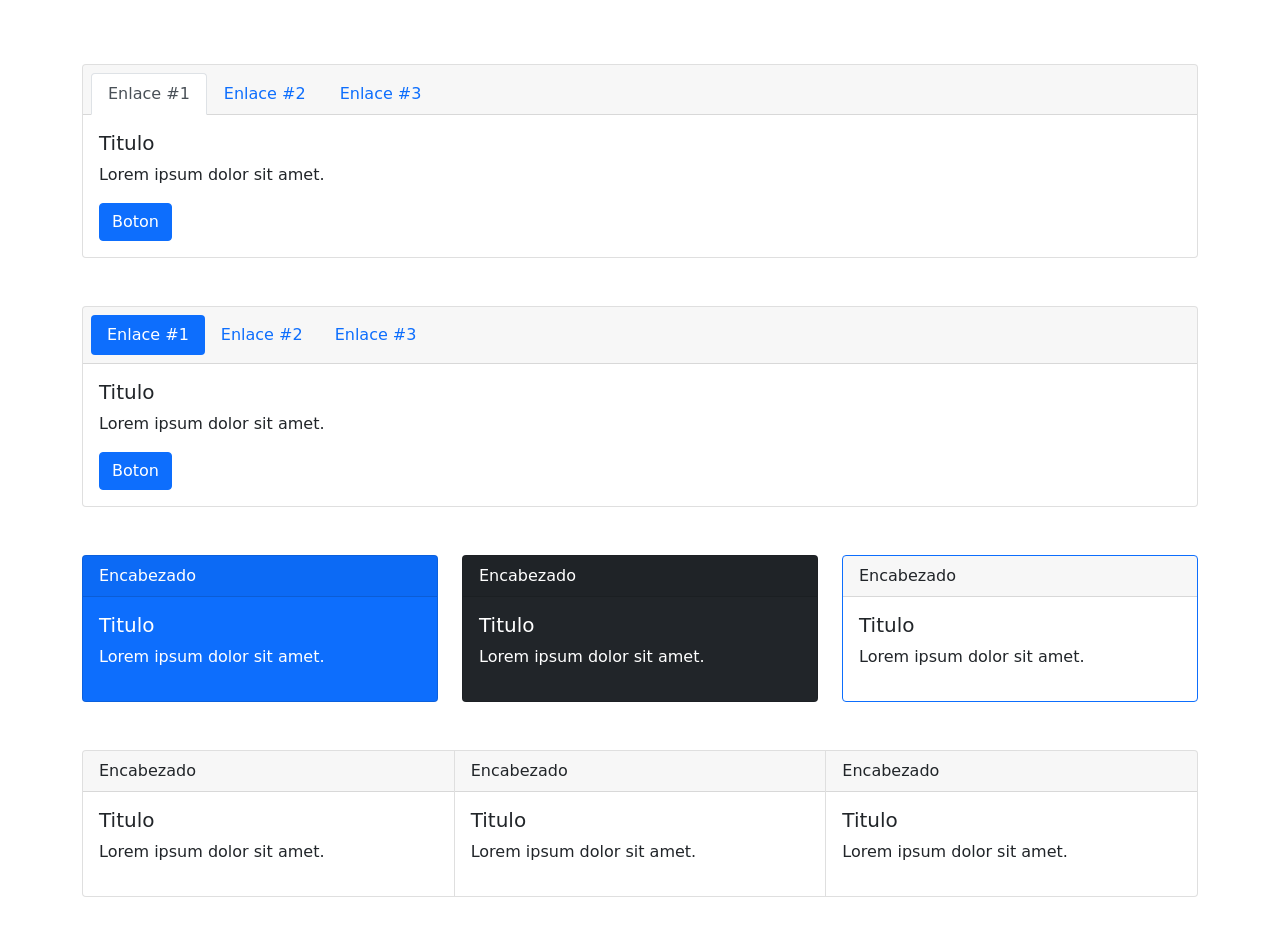
<file: material/cards2.html>
<!DOCTYPE html>
<html lang="en">
<head>
	<meta charset="UTF-8">
	<meta http-equiv="X-UA-Compatible" content="IE=edge">
	<meta name="viewport" content="width=device-width, initial-scale=1.0">
	<title>Cards 2</title>
	<link rel="stylesheet" href="css/bootstrap.min.css">
</head>
<body>
	<div class="container">
		<div class="row mt-3">
			<div class="col-12 mt-5">
				<div class="card">
					<div class="card-header">
						<ul class="nav nav-tabs card-header-tabs">
							<li class="nav-item">
								<a href="#" class="nav-link active">Enlace #1</a>
							</li>
							<li class="nav-item">
								<a href="#" class="nav-link">Enlace #2</a>
							</li>
							<li class="nav-item">
								<a href="#" class="nav-link">Enlace #3</a>
							</li>
						</ul>
					</div>
					<div class="card-body">
						<h5 class="card-title">Titulo</h5>
						<p>Lorem ipsum dolor sit amet.</p>
						<button type="button" class="btn btn-primary">Boton</button>
					</div>
				</div>
			</div>

			<div class="col-12 mt-5">
				<div class="card">
					<div class="card-header">
						<ul class="nav nav-pills card-header-pills">
							<li class="nav-item">
								<a href="#" class="nav-link active">Enlace #1</a>
							</li>
							<li class="nav-item">
								<a href="#" class="nav-link">Enlace #2</a>
							</li>
							<li class="nav-item">
								<a href="#" class="nav-link">Enlace #3</a>
							</li>
						</ul>
					</div>
					<div class="card-body">
						<h5 class="card-title">Titulo</h5>
						<p>Lorem ipsum dolor sit amet.</p>
						<button type="button" class="btn btn-primary">Boton</button>
					</div>
				</div>
			</div>

			<div class="col-4 my-5">
				<div class="card bg-primary text-white">
					<div class="card-header">Encabezado</div>
					<div class="card-body">
						<h5 class="card-title">Titulo</h5>
						<p>Lorem ipsum dolor sit amet.</p>
					</div>
				</div>
			</div>

			<div class="col-4 my-5">
				<div class="card bg-dark text-white">
					<div class="card-header">Encabezado</div>
					<div class="card-body">
						<h5 class="card-title">Titulo</h5>
						<p>Lorem ipsum dolor sit amet.</p>
					</div>
				</div>
			</div>

			<div class="col-4 my-5">
				<div class="card border-primary">
					<div class="card-header">Encabezado</div>
					<div class="card-body">
						<h5 class="card-title">Titulo</h5>
						<p>Lorem ipsum dolor sit amet.</p>
					</div>
				</div>
			</div>

			<div class="col-12 mb-5">
				<div class="card-group">
					<div class="card">
						<div class="card-header">Encabezado</div>
						<div class="card-body">
							<h5 class="card-title">Titulo</h5>
							<p>Lorem ipsum dolor sit amet.</p>
						</div>
					</div>
					<div class="card">
						<div class="card-header">Encabezado</div>
						<div class="card-body">
							<h5 class="card-title">Titulo</h5>
							<p>Lorem ipsum dolor sit amet.</p>
						</div>
					</div>
					<div class="card">
						<div class="card-header">Encabezado</div>
						<div class="card-body">
							<h5 class="card-title">Titulo</h5>
							<p>Lorem ipsum dolor sit amet.</p>
						</div>
					</div>
				</div>
			</div>
		</div>
	</div>

	<script src="js/bootstrap.bundle.min.js"></script>
</body>
</html>
</file>
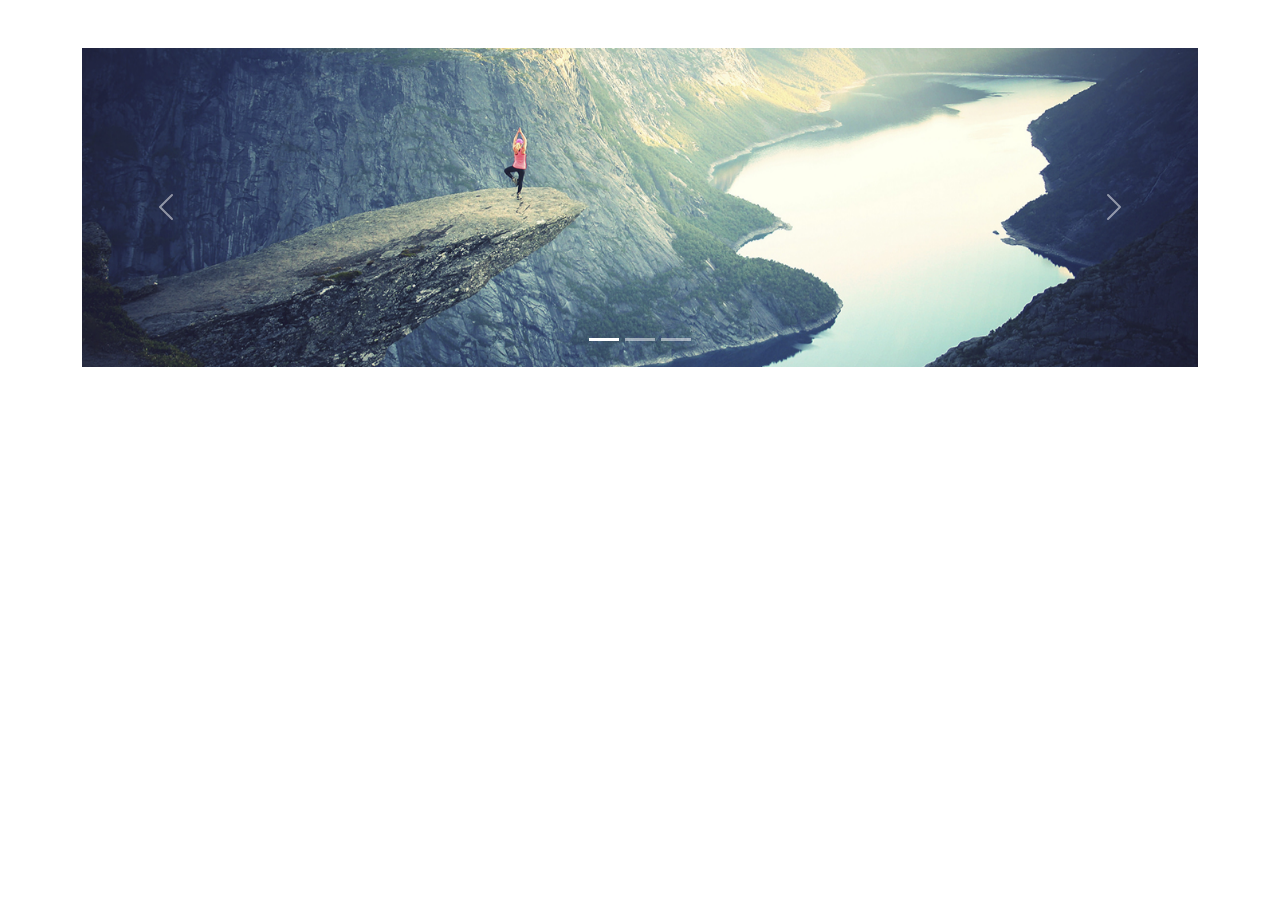
<file: material/carousel.html>
<!DOCTYPE html>
<html lang="en">
<head>
	<meta charset="UTF-8">
	<meta http-equiv="X-UA-Compatible" content="IE=edge">
	<meta name="viewport" content="width=device-width, initial-scale=1.0">
	<title>Carousel / Slideshow</title>
	<link rel="stylesheet" href="css/bootstrap.min.css">
</head>
<body>
	<div class="container">
		<div class="row mt-5">
			<div class="col">
				<div class="carousel slide carousel-fade" id="mi-carousel" data-bs-ride="carousel">
					<div class="carousel-inner">
						<div class="carousel-item active">
							<img class="img-fluid" src="img/carousel1.jpg" alt="">
						</div>
						<div class="carousel-item" data-bs-interval="5000">
							<div class="carousel-caption">
								<h5>Titulo de mi articulo</h5>
								<p>Lorem ipsum dolor sit amet, consectetur adipisicing elit. Nulla, hic.</p>
							</div>
							<img class="img-fluid" src="img/carousel2.jpg" alt="">
						</div>
						<div class="carousel-item">
							<img class="img-fluid" src="img/carousel3.jpg" alt="">
						</div>
					</div>

					<!-- Controles -->
					<button 
						class="carousel-control-prev"
						type="button"
						data-bs-target="#mi-carousel"
						data-bs-slide="prev"
					>
						<span class="carousel-control-prev-icon" aria-hidden="true"></span>
						<span class="visually-hidden">Anterior</span>
					</button>

					<button 
						class="carousel-control-next"
						type="button"
						data-bs-target="#mi-carousel"
						data-bs-slide="next"
					>
						<span class="carousel-control-next-icon" aria-hidden="true"></span>
						<span class="visually-hidden">Siguiente</span>
					</button>

					<!-- Indicadores -->
					<div class="carousel-indicators">
						<button 
							type="button"
							class="active"
							data-bs-target="#mi-carousel"
							data-bs-slide-to="0"
							aria-label="Slide 1"
						></button>
						<button 
							type="button"
							class=""
							data-bs-target="#mi-carousel"
							data-bs-slide-to="1"
							aria-label="Slide 2"
						></button>
						<button 
							type="button"
							class=""
							data-bs-target="#mi-carousel"
							data-bs-slide-to="2"
							aria-label="Slide 3"
						></button>
					</div>
				</div>
			</div>
		</div>
	</div>

	<script src="js/bootstrap.bundle.min.js"></script>
</body>
</html>
</file>
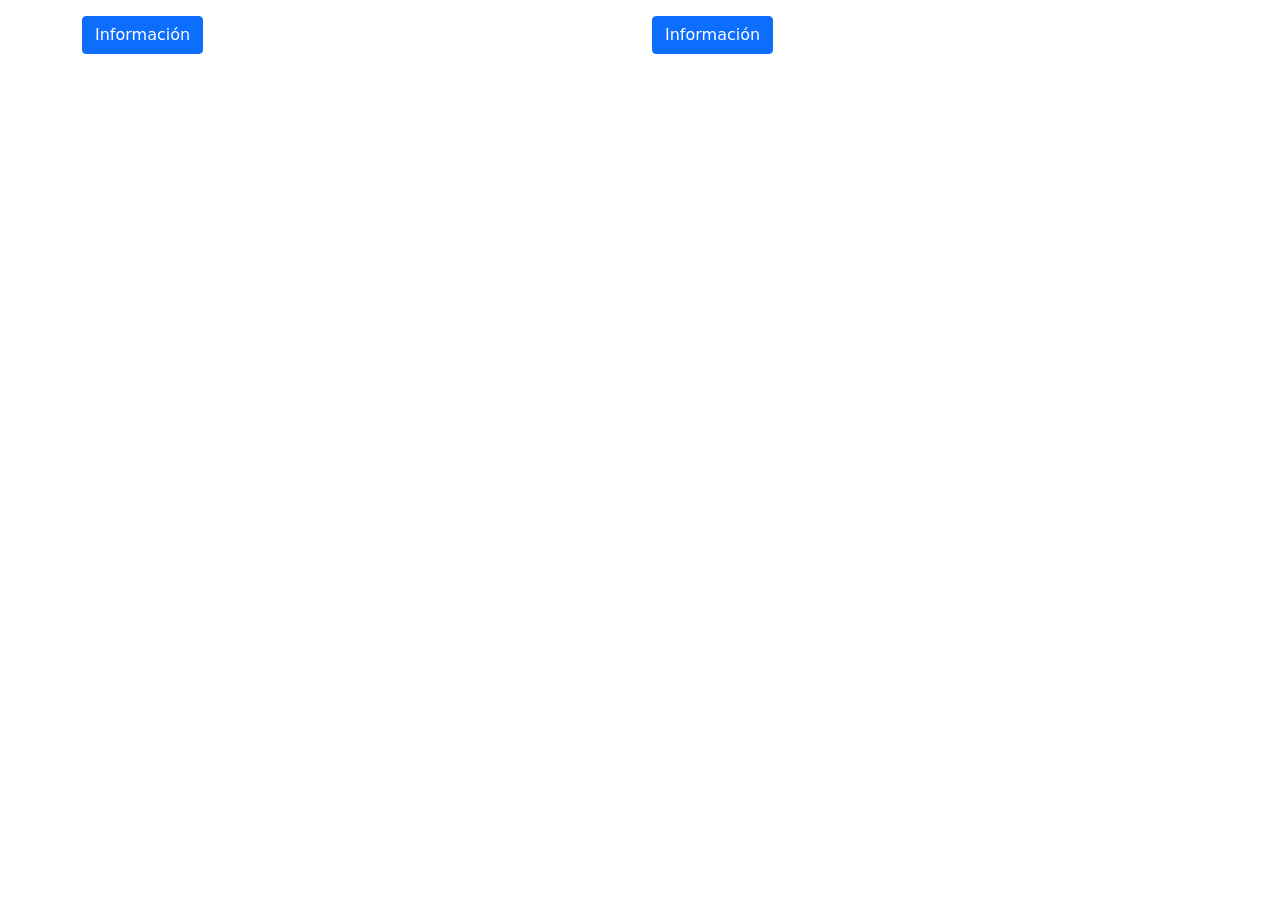
<file: material/collapse.html>
<!DOCTYPE html>
<html lang="en">
<head>
	<meta charset="UTF-8">
	<meta http-equiv="X-UA-Compatible" content="IE=edge">
	<meta name="viewport" content="width=device-width, initial-scale=1.0">
	<title>Collapse</title>
	<link rel="stylesheet" href="css/bootstrap.min.css">
</head>
<body>
	<div class="container">
		<div class="row mt-3">
			<div class="col-6">
				<a 
					href="#contenido-1"
					type="button"
					class="btn btn-primary"
					data-bs-toggle="collapse"
					aria-expanded="false"
					aria-controls="contenido-1"
				>Información</a>
				<div class="collapse mt-3" id="contenido-1">
					<div class="card">
						<div class="card-body">
							<h2 class="card-title">Titulo</h2>
							<p class="card-text">Lorem ipsum dolor sit, amet consectetur adipisicing elit. Voluptatibus, impedit!</p>
						</div>
					</div>
				</div>
			</div>

			<div class="col-6">
				<button 
					type="button"
					class="btn btn-primary"
					data-bs-toggle="collapse"
					data-bs-target="#contenido-2"
					aria-expanded="false"
					aria-controls="contenido-2"
				>Información</button>
				<div class="collapse mt-3" id="contenido-2">
					<div class="card">
						<div class="card-body">
							<h2 class="card-title">Titulo</h2>
							<p class="card-text">Lorem ipsum dolor sit, amet consectetur adipisicing elit. Voluptatibus, impedit!</p>
						</div>
					</div>
				</div>
			</div>
		</div> 
	</div>

	<script src="js/bootstrap.bundle.min.js"></script>
</body>
</html>
</file>
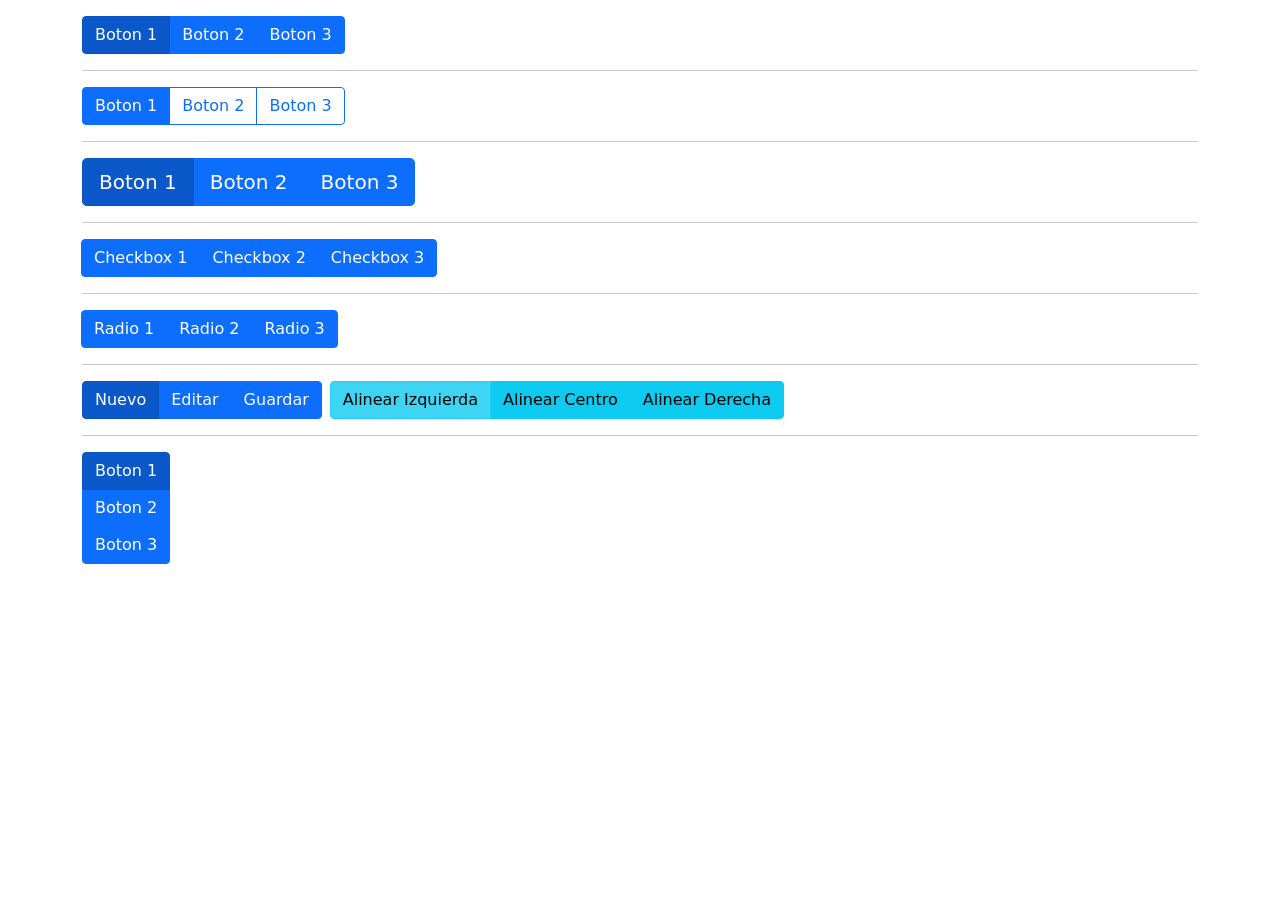
<file: material/grupos_de_botones.html>
<!DOCTYPE html>
<html lang="en">
<head>
	<meta charset="UTF-8">
	<meta http-equiv="X-UA-Compatible" content="IE=edge">
	<meta name="viewport" content="width=device-width, initial-scale=1.0">
	<title>Grupos de Botones</title>
	<link rel="stylesheet" href="css/bootstrap.min.css">
</head>
<body>
	<div class="container">
		<div class="row mt-3">
			<div class="col">
				<div class="btn-group" role="group" aria-label="Grupo de botones">
					<button type="button" class="btn btn-primary active">Boton 1</button>
					<button type="button" class="btn btn-primary">Boton 2</button>
					<button type="button" class="btn btn-primary">Boton 3</button>
				</div>
			</div>

			<div class="col-12">
				<hr class="mt-3">
				<div class="btn-group" role="group" aria-label="Grupo de botones">
					<button type="button" class="btn btn-outline-primary active">Boton 1</button>
					<button type="button" class="btn btn-outline-primary">Boton 2</button>
					<button type="button" class="btn btn-outline-primary">Boton 3</button>
				</div>
			</div>

			<div class="col-12">
				<hr class="mt-3">
				<div class="btn-group btn-group-lg" role="group" aria-label="Grupo de botones">
					<button type="button" class="btn btn-primary active">Boton 1</button>
					<button type="button" class="btn btn-primary">Boton 2</button>
					<button type="button" class="btn btn-primary">Boton 3</button>
				</div>
			</div>

			<div class="col-12">
				<hr class="mt-3">
				<div class="btn-group" role="group" aria-label="Grupo de botones">
					<input type="checkbox" name="checkbox-1" id="checkbox-1" class="btn-check">
					<label for="checkbox-1" class="btn btn-primary">Checkbox 1</label>

					<input type="checkbox" name="checkbox-2" id="checkbox-2" class="btn-check">
					<label for="checkbox-2" class="btn btn-primary">Checkbox 2</label>

					<input type="checkbox" name="checkbox-3" id="checkbox-3" class="btn-check">
					<label for="checkbox-3" class="btn btn-primary">Checkbox 3</label>
				</div>
			</div>

			<div class="col-12">
				<hr class="mt-3">
				<div class="btn-group" role="group" aria-label="Grupo de botones">
					<input type="radio" name="radio" id="radio-1" class="btn-check">
					<label for="radio-1" class="btn btn-primary">Radio 1</label>

					<input type="radio" name="radio" id="radio-2" class="btn-check">
					<label for="radio-2" class="btn btn-primary">Radio 2</label>

					<input type="radio" name="radio" id="radio-3" class="btn-check">
					<label for="radio-3" class="btn btn-primary">Radio 3</label>
				</div>
			</div>

			<!-- Toolbar -->
			<div class="col-12">
				<hr class="mt-3">
				<div class="btn-toolbar" role="toolbar" aria-label="Barra de herramientas">
					<div class="btn-group me-2" role="group" aria-label="Grupo de botones">
						<button type="button" class="btn btn-primary active">Nuevo</button>
						<button type="button" class="btn btn-primary">Editar</button>
						<button type="button" class="btn btn-primary">Guardar</button>
					</div>
					<div class="btn-group" role="group" aria-label="Grupo de botones">
						<button type="button" class="btn btn-info active">Alinear Izquierda</button>
						<button type="button" class="btn btn-info">Alinear Centro</button>
						<button type="button" class="btn btn-info">Alinear Derecha</button>
					</div>
				</div>
			</div>

			<div class="col-12">
				<hr class="mt-3">
				<div class="btn-group-vertical" role="group" aria-label="Grupo de botones">
					<button type="button" class="btn btn-primary active">Boton 1</button>
					<button type="button" class="btn btn-primary">Boton 2</button>
					<button type="button" class="btn btn-primary">Boton 3</button>
				</div>
			</div>
		</div>
	</div>

	<script src="js/bootstrap.bundle.min.js"></script>
</body>
</html>
</file>
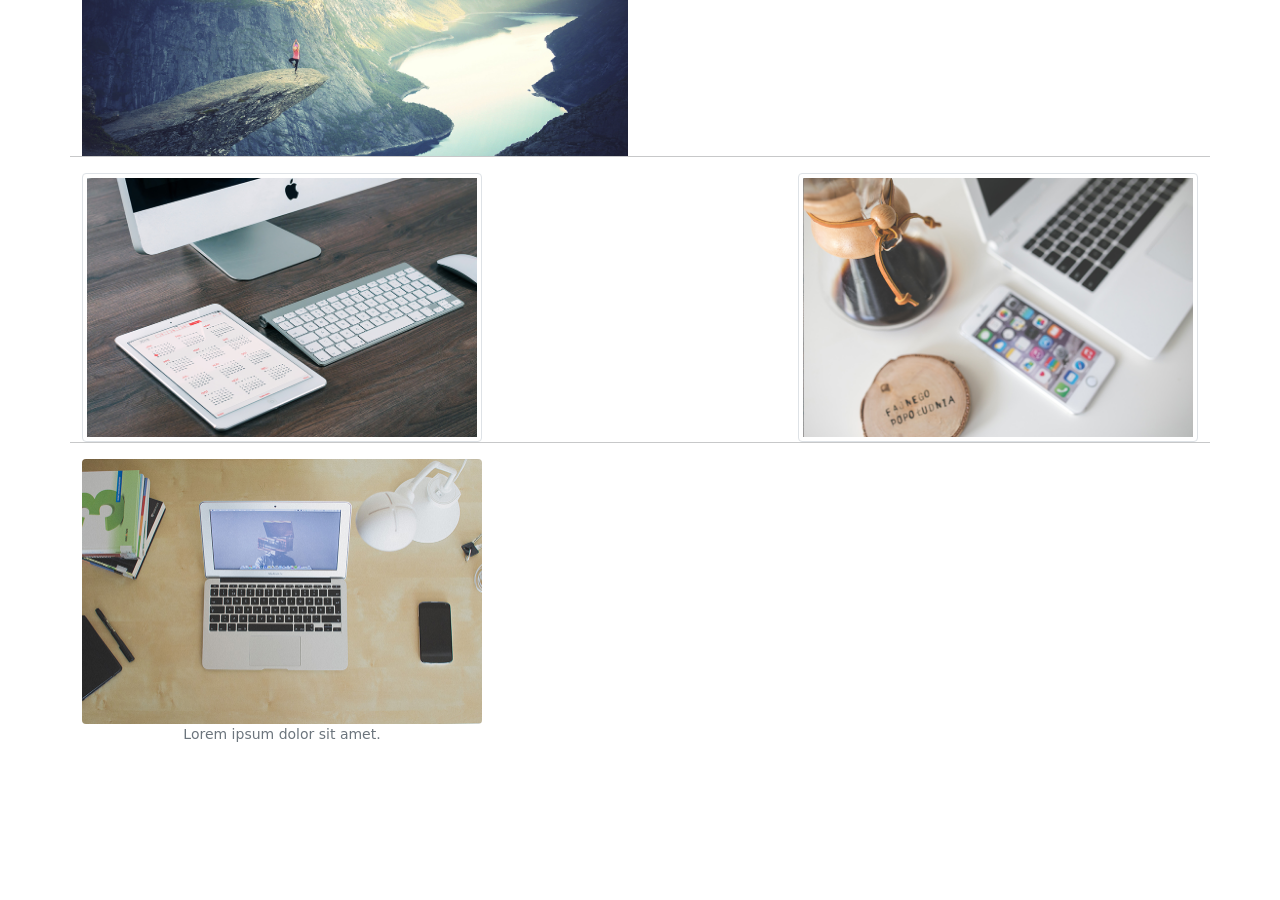
<file: material/imagenes.html>
<!DOCTYPE html>
<html lang="en">
<head>
	<meta charset="UTF-8">
	<meta http-equiv="X-UA-Compatible" content="IE=edge">
	<meta name="viewport" content="width=device-width, initial-scale=1.0">
	<title>Imágenes</title>
	<link rel="stylesheet" href="css/bootstrap.min.css">
</head>
<body>
	<div class="container">
		<div class="row">
			<div class="col-6">
				<img class="img-fluid" src="./img/carousel1.jpg" alt="">
			</div>

			<hr>

			<div class="col-12">
				<img class="img-fluid float-start img-thumbnail" width="400" src="./img/bg.jpg" alt="">
				<img class="img-fluid float-end img-thumbnail" width="400" src="./img/bg2.jpg" alt="">
			</div>

			<hr>

			<div class="row">
				<div class="col-12">
					<figure class="figure">
						<img class="img-fluid rounded" src="img/bg3.jpg" width="400" alt="">
						<figcaption class="figure-caption">
							<p class="text-center">Lorem ipsum dolor sit amet.</p>
						</figcaption>
					</figure>
				</div>
			</div>
		</div>
	</div>

	<script src="js/bootstrap.bundle.min.js"></script>
</body>
</html>
</file>
<file: src/heroes.css>
*{
    margin: 0;
    padding: 0;
    box-sizing: border-box;
}

.container{
    width: 90%;
}



.logo1{
    width:5em;
}

.menu{
    background-color: transparent;
    border-radius: 40px;
}

.poppins-bold {
    font-family: "Poppins", sans-serif;
    font-weight: 700;
    font-style: normal;
  }
  
  .poppins-bold-italic {
    font-family: "Poppins", sans-serif;
    font-weight: 700;
    font-style: italic;
  }
  
  .poppins-medium {
    font-family: "Poppins", sans-serif;
    font-weight: 500;
    font-style: normal;
  }
  

body{
    font-family: "Poppins" !important;
}


.juega{
    background-color: #F06414 !important;
}

.fondo:hover{
    background-color: #C5C4C9 !important;
}


.juega:hover{
    background-color: #f39e58 !important;
}
  
body{
    background-color: #377FD4;
}

.bdg img {
    width: 40px;
    height: auto;
  }

  .juega2{
    background-color: #F06414 !important;
    width: 100%;
}

.fondo:hover{
    background-color: #C5C4C9 !important;
}


.juega:hover{
    background-color: #f39e58 !important;
}

.canvabg{
    background-color: #EBEFF4;
}

.canvaenla:hover{
    background-color: #DFE3E8 !important;
}

a.btn.btn-link {
    padding-left: 0 !important;
  }  

  .card {
    transition: transform 0.3s ease-out;
}

.card:hover {
    transform: scale(1.1);
}
</file>
